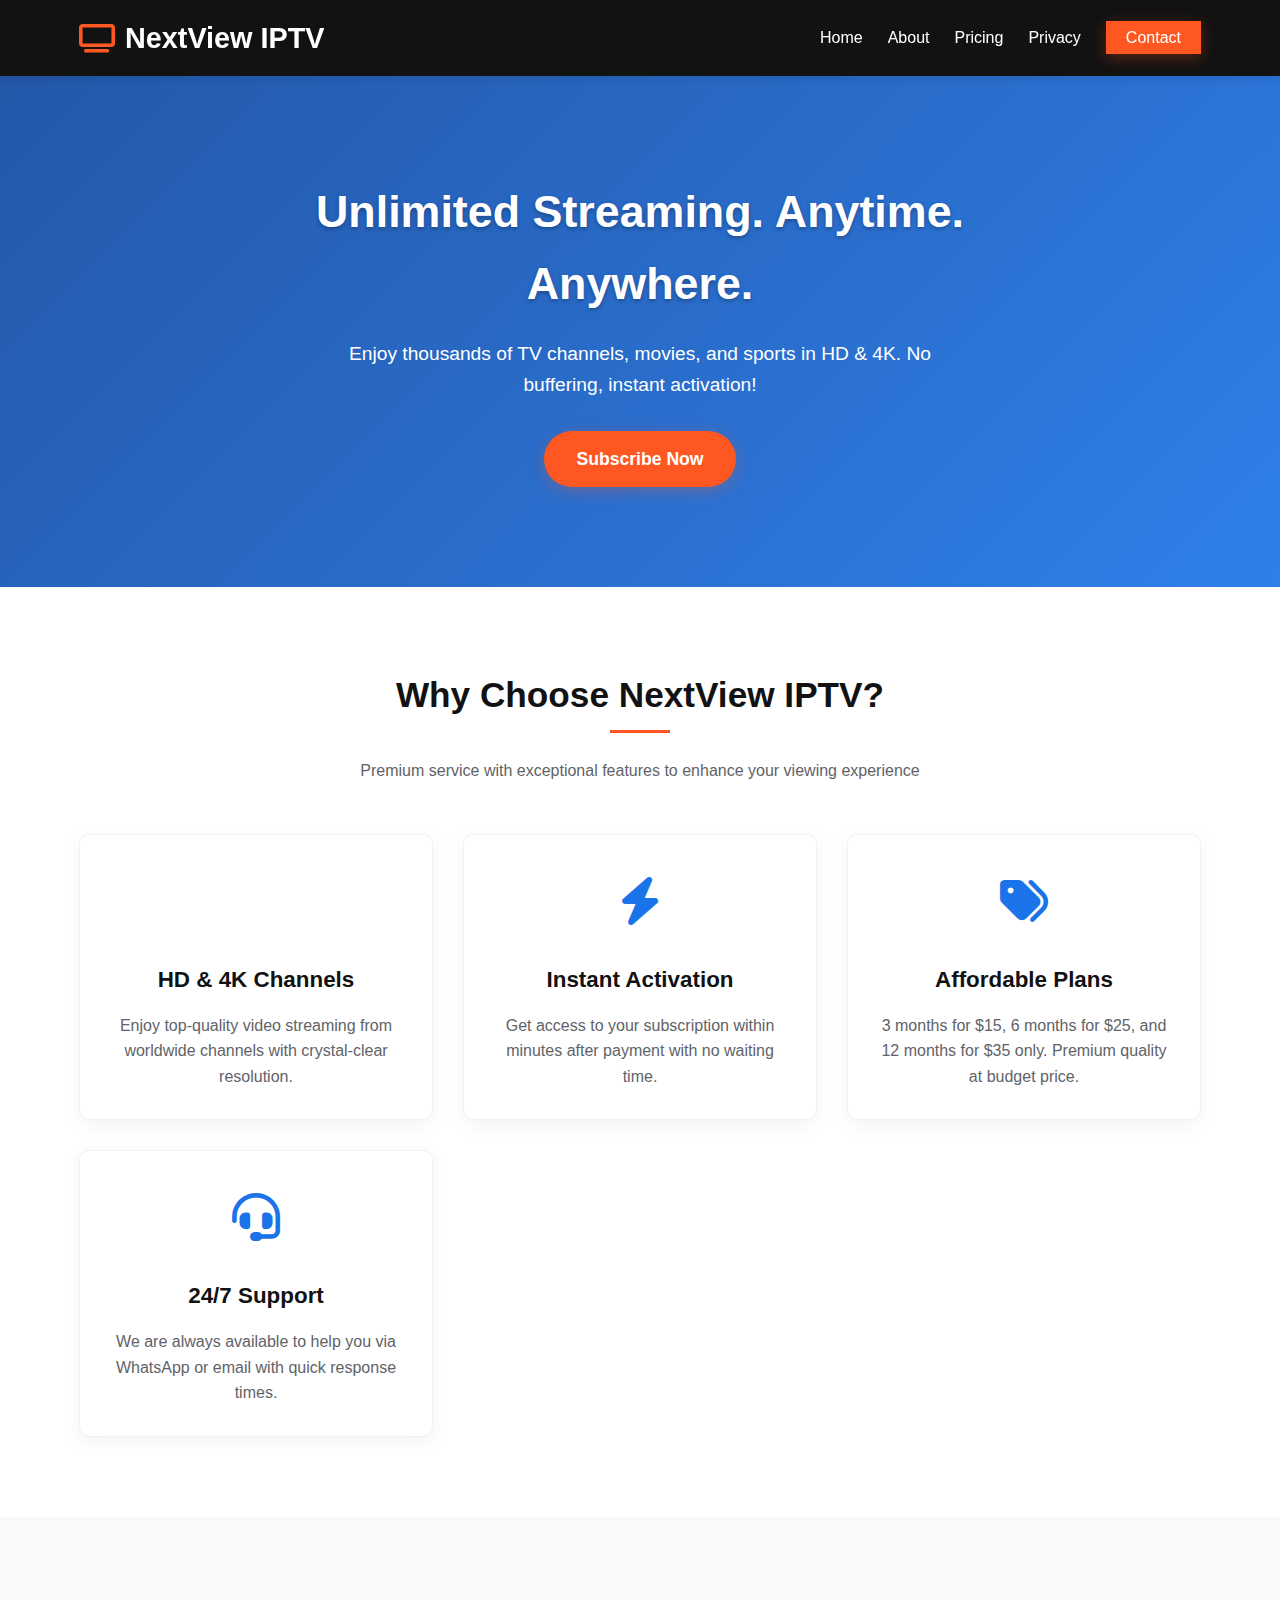
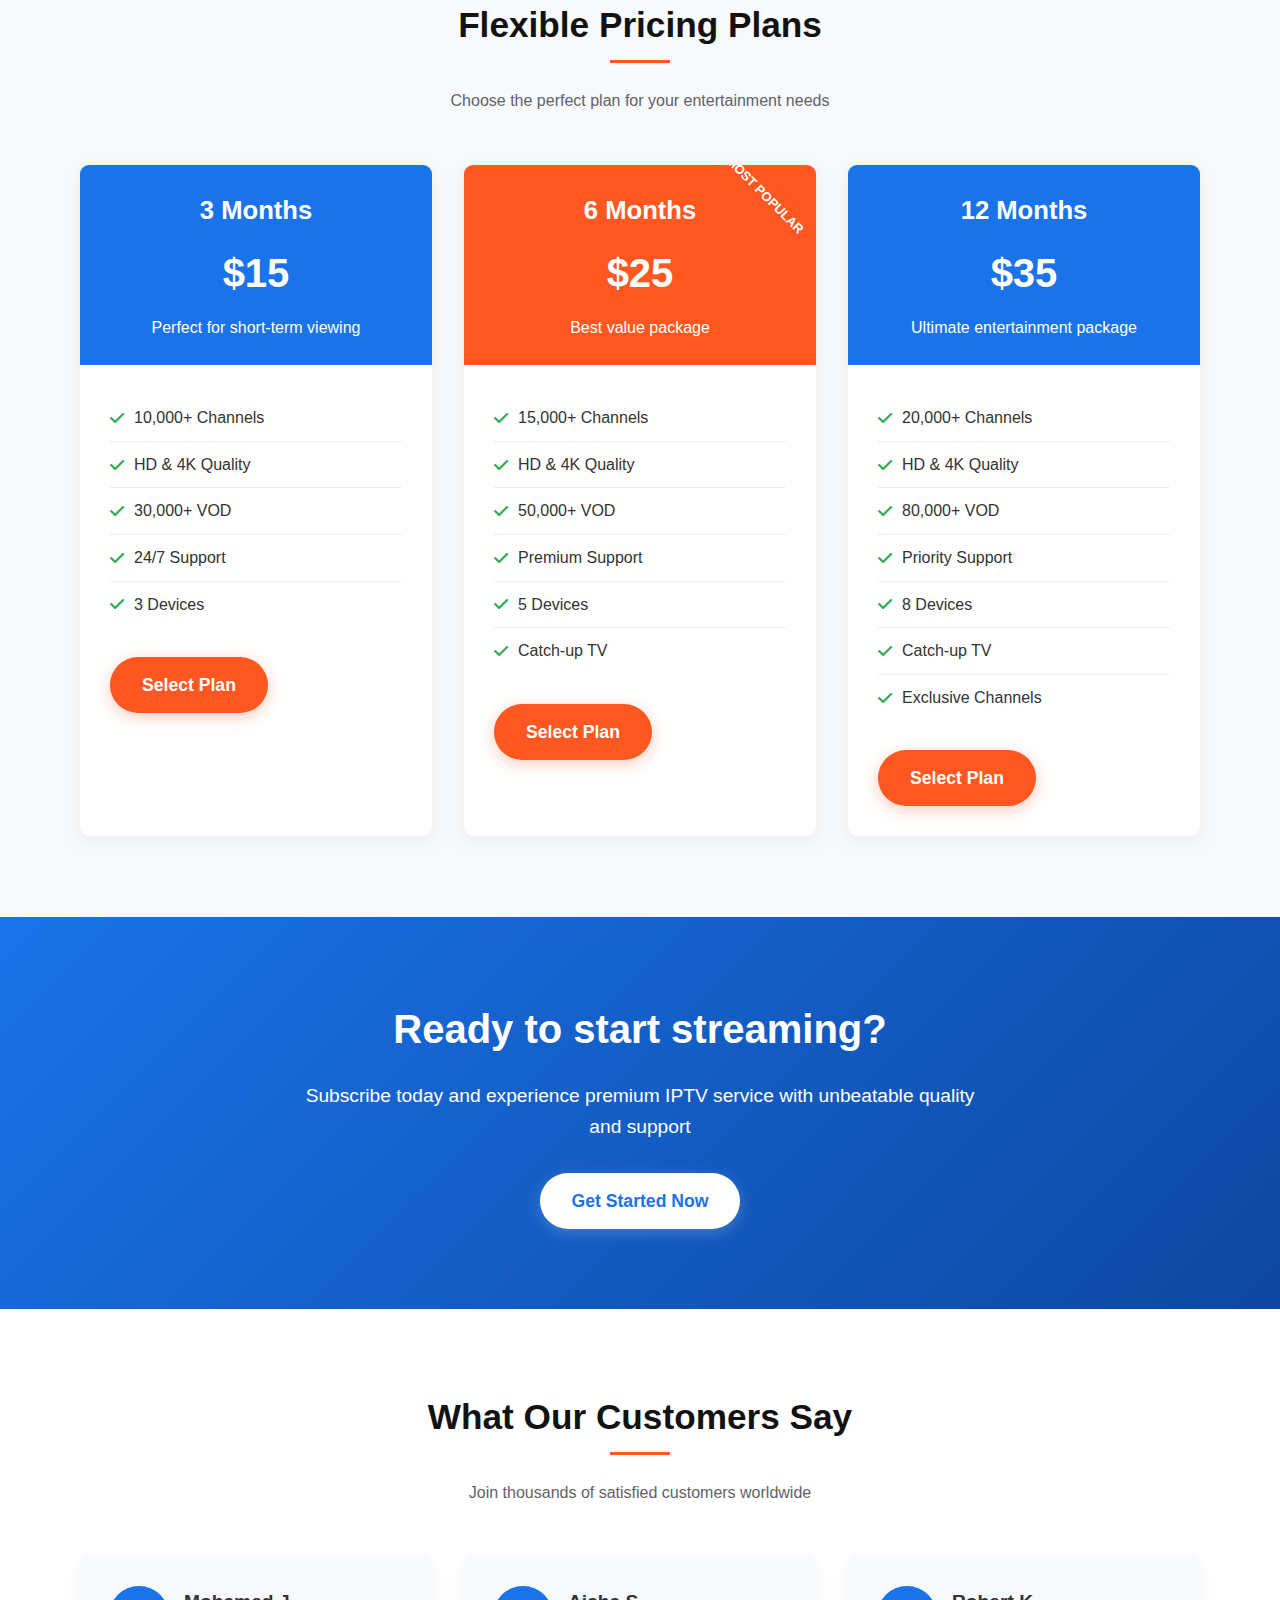
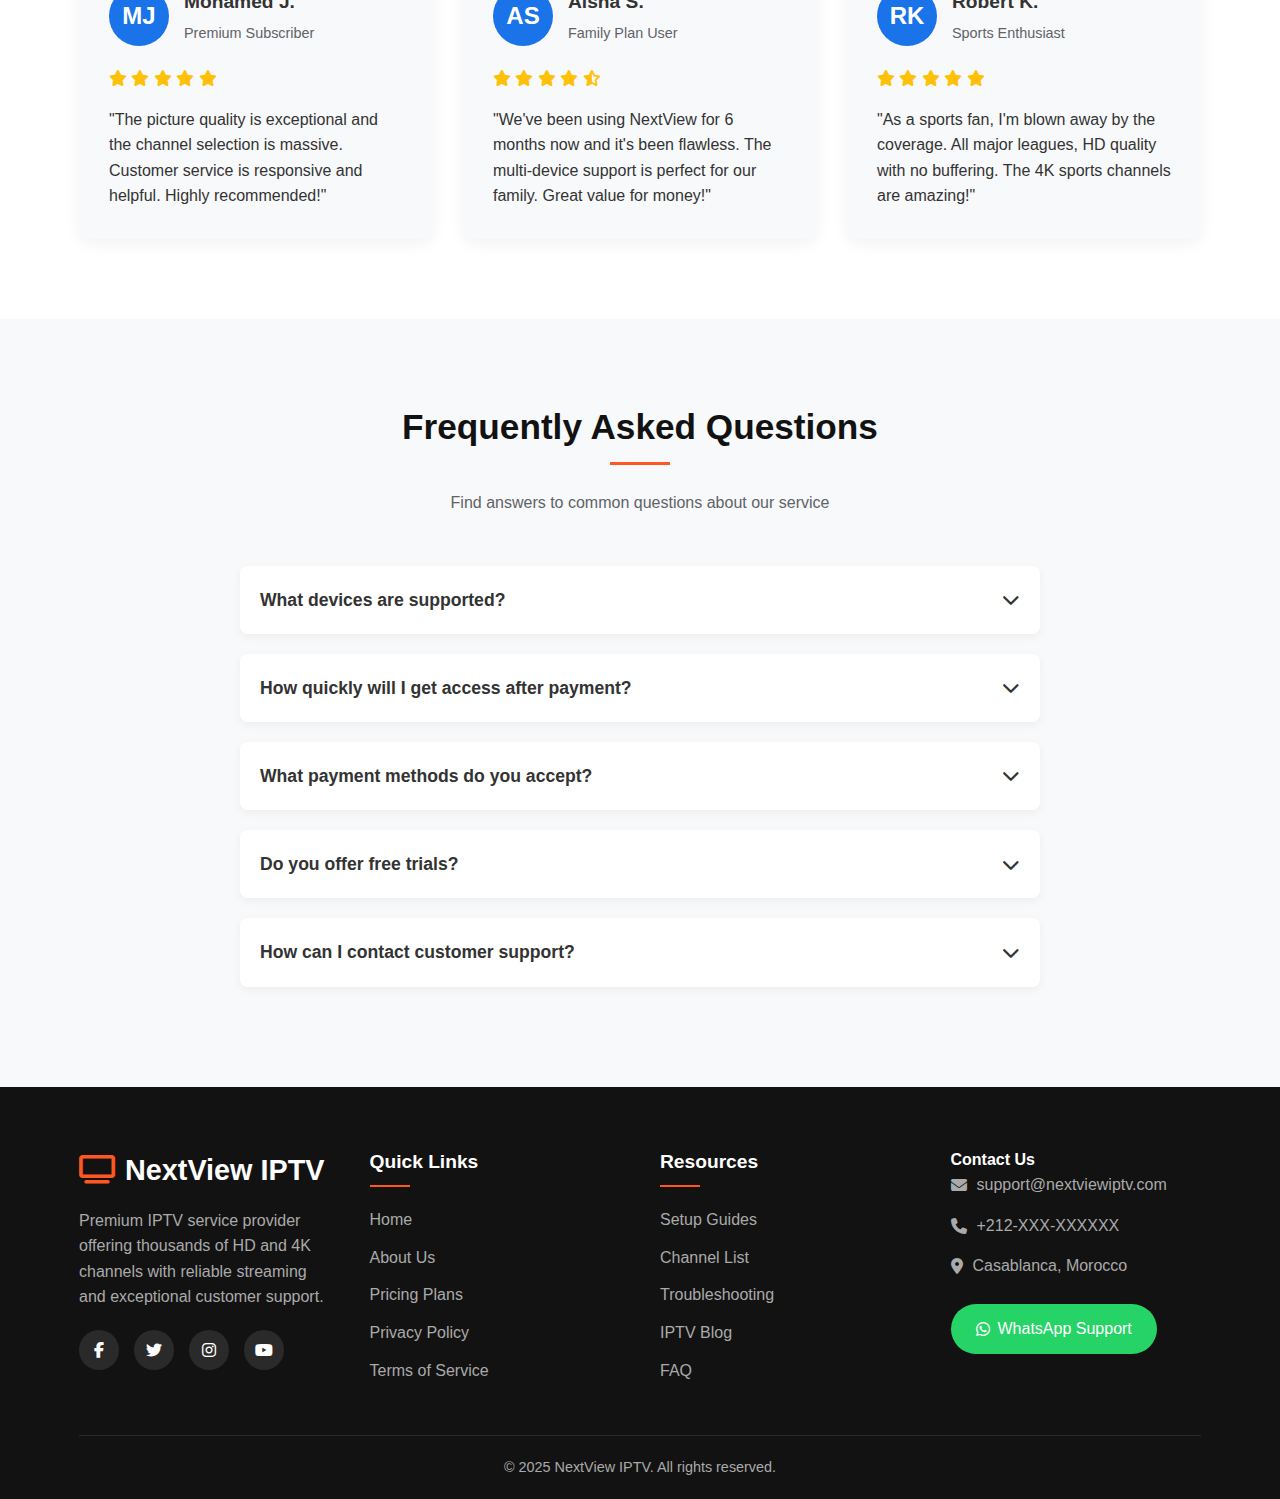
<file: index.html>
<!DOCTYPE html>
<html lang="en">
<head>
  <meta charset="UTF-8">
  <meta name="viewport" content="width=device-width, initial-scale=1.0">
  <title>NextView IPTV - Premium Streaming Service</title>
  <link rel="stylesheet" href="https://cdnjs.cloudflare.com/ajax/libs/font-awesome/6.4.0/css/all.min.css">
  <style>
    /* Reset CSS */
    * {
      margin: 0;
      padding: 0;
      box-sizing: border-box;
      font-family: 'Segoe UI', Tahoma, Geneva, Verdana, sans-serif;
    }

    :root {
      --primary: #1a73e8;
      --secondary: #0d47a1;
      --accent: #ff5722;
      --dark: #121212;
      --light: #f8f9fa;
      --gray: #5f6368;
      --success: #34a853;
    }

    html {
      scroll-behavior: smooth;
    }

    body {
      background-color: #f0f2f5;
      color: #333;
      line-height: 1.6;
      overflow-x: hidden;
    }

    .container {
      width: 90%;
      max-width: 1200px;
      margin: 0 auto;
      padding: 0 15px;
    }

    /* Header Styles */
    .main-header {
      background-color: var(--dark);
      color: #fff;
      padding: 15px 0;
      position: sticky;
      top: 0;
      z-index: 1000;
      box-shadow: 0 2px 10px rgba(0, 0, 0, 0.1);
    }

    .header-container {
      display: flex;
      justify-content: space-between;
      align-items: center;
    }

    .logo {
      font-size: 1.8rem;
      font-weight: 700;
      display: flex;
      align-items: center;
      gap: 10px;
    }

    .logo i {
      color: var(--accent);
    }

    .nav-links {
      display: flex;
      list-style: none;
      gap: 25px;
    }

    .nav-links a {
      color: #fff;
      text-decoration: none;
      font-weight: 500;
      font-size: 1rem;
      transition: color 0.3s;
      padding: 8px 0;
      position: relative;
    }

    .nav-links a:hover {
      color: var(--accent);
    }

    .nav-links a::after {
      content: '';
      position: absolute;
      bottom: 0;
      left: 0;
      width: 0;
      height: 2px;
      background-color: var(--accent);
      transition: width 0.3s;
    }

    .nav-links a:hover::after {
      width: 100%;
    }

    .mobile-toggle {
      display: none;
      background: none;
      border: none;
      color: white;
      font-size: 1.5rem;
      cursor: pointer;
    }

    /* Hero Section */
    .hero {
      background: linear-gradient(135deg, rgba(13, 71, 161, 0.9), rgba(26, 115, 232, 0.9)),
                  url('https://images.unsplash.com/photo-1598899134739-24c46f58b8c0?ixlib=rb-4.0.3&ixid=M3wxMjA3fDB8MHxwaG90by1wYWdlfHx8fGVufDB8fHx8fA%3D%3D&auto=format&fit=crop&w=1470&q=80') center/cover no-repeat;
      color: #fff;
      padding: 100px 0;
      text-align: center;
      position: relative;
    }

    .hero-content {
      max-width: 800px;
      margin: 0 auto;
    }

    .hero h2 {
      font-size: 2.8rem;
      margin-bottom: 20px;
      text-shadow: 0 2px 4px rgba(0, 0, 0, 0.3);
    }

    .hero p {
      font-size: 1.2rem;
      margin-bottom: 30px;
      max-width: 600px;
      margin-left: auto;
      margin-right: auto;
    }

    .btn {
      display: inline-block;
      padding: 14px 32px;
      text-decoration: none;
      border-radius: 30px;
      font-weight: 600;
      transition: all 0.3s ease;
      font-size: 1.1rem;
      cursor: pointer;
      border: none;
      text-align: center;
    }

    .btn-primary {
      background-color: var(--accent);
      color: white;
      box-shadow: 0 4px 15px rgba(255, 87, 34, 0.3);
    }

    .btn-primary:hover {
      background-color: #e64a19;
      transform: translateY(-3px);
      box-shadow: 0 6px 20px rgba(255, 87, 34, 0.4);
    }

    /* Features Section */
    .features {
      padding: 80px 0;
      background-color: #fff;
    }

    .section-title {
      text-align: center;
      margin-bottom: 50px;
    }

    .section-title h3 {
      font-size: 2.2rem;
      color: var(--dark);
      margin-bottom: 15px;
      position: relative;
      display: inline-block;
    }

    .section-title h3::after {
      content: '';
      position: absolute;
      bottom: -10px;
      left: 50%;
      transform: translateX(-50%);
      width: 60px;
      height: 3px;
      background-color: var(--accent);
    }

    .section-title p {
      color: var(--gray);
      max-width: 600px;
      margin: 20px auto 0;
    }

    .features-grid {
      display: grid;
      grid-template-columns: repeat(auto-fit, minmax(280px, 1fr));
      gap: 30px;
    }

    .feature-box {
      background: #fff;
      padding: 30px;
      border-radius: 10px;
      box-shadow: 0 5px 20px rgba(0, 0, 0, 0.05);
      text-align: center;
      transition: transform 0.3s ease, box-shadow 0.3s ease;
      border: 1px solid rgba(0, 0, 0, 0.05);
    }

    .feature-box:hover {
      transform: translateY(-10px);
      box-shadow: 0 15px 30px rgba(0, 0, 0, 0.1);
    }

    .feature-icon {
      font-size: 3rem;
      color: var(--primary);
      margin-bottom: 20px;
    }

    .feature-box h4 {
      font-size: 1.4rem;
      margin-bottom: 15px;
      color: var(--dark);
    }

    .feature-box p {
      color: var(--gray);
      font-size: 1rem;
    }

    /* Pricing Section */
    .pricing {
      padding: 80px 0;
      background-color: #f8f9fa;
    }

    .plans-grid {
      display: grid;
      grid-template-columns: repeat(auto-fit, minmax(280px, 1fr));
      gap: 30px;
    }

    .plan-card {
      background: #fff;
      border-radius: 10px;
      overflow: hidden;
      box-shadow: 0 5px 20px rgba(0, 0, 0, 0.05);
      transition: transform 0.3s ease;
      position: relative;
      border: 1px solid rgba(0, 0, 0, 0.05);
    }

    .plan-card:hover {
      transform: translateY(-10px);
    }

    .plan-header {
      background-color: var(--primary);
      color: white;
      padding: 25px 20px;
      text-align: center;
    }

    .plan-card.popular .plan-header {
      background-color: var(--accent);
    }

    .plan-card.popular::after {
      content: 'MOST POPULAR';
      position: absolute;
      top: 15px;
      right: -30px;
      background-color: var(--accent);
      color: white;
      padding: 5px 30px;
      transform: rotate(45deg);
      font-size: 0.8rem;
      font-weight: bold;
    }

    .plan-header h3 {
      font-size: 1.6rem;
      margin-bottom: 5px;
    }

    .plan-price {
      font-size: 2.5rem;
      font-weight: 700;
      margin: 10px 0;
    }

    .plan-price span {
      font-size: 1rem;
      font-weight: normal;
    }

    .plan-details {
      padding: 30px;
    }

    .plan-features {
      list-style: none;
      margin-bottom: 30px;
    }

    .plan-features li {
      padding: 10px 0;
      border-bottom: 1px solid #eee;
      display: flex;
      align-items: center;
      gap: 10px;
    }

    .plan-features li:last-child {
      border-bottom: none;
    }

    .plan-features li i {
      color: var(--success);
    }

    /* CTA Section */
    .cta {
      background: linear-gradient(135deg, var(--primary), var(--secondary));
      color: white;
      padding: 80px 0;
      text-align: center;
    }

    .cta h2 {
      font-size: 2.5rem;
      margin-bottom: 20px;
    }

    .cta p {
      font-size: 1.2rem;
      max-width: 700px;
      margin: 0 auto 30px;
    }

    .btn-light {
      background-color: white;
      color: var(--primary);
      box-shadow: 0 4px 15px rgba(255, 255, 255, 0.2);
    }

    .btn-light:hover {
      background-color: #f0f0f0;
      transform: translateY(-3px);
      box-shadow: 0 6px 20px rgba(255, 255, 255, 0.3);
    }

    /* Testimonials */
    .testimonials {
      padding: 80px 0;
      background-color: #fff;
    }

    .testimonials-grid {
      display: grid;
      grid-template-columns: repeat(auto-fit, minmax(300px, 1fr));
      gap: 30px;
    }

    .testimonial {
      background: #f8f9fa;
      padding: 30px;
      border-radius: 10px;
      box-shadow: 0 5px 15px rgba(0, 0, 0, 0.05);
    }

    .testimonial-header {
      display: flex;
      align-items: center;
      margin-bottom: 20px;
    }

    .testimonial-avatar {
      width: 60px;
      height: 60px;
      border-radius: 50%;
      background-color: var(--primary);
      display: flex;
      align-items: center;
      justify-content: center;
      color: white;
      font-size: 1.5rem;
      font-weight: bold;
      margin-right: 15px;
    }

    .testimonial-info h4 {
      font-size: 1.2rem;
      margin-bottom: 5px;
    }

    .testimonial-info p {
      color: var(--gray);
      font-size: 0.9rem;
    }

    .testimonial-rating {
      color: #ffc107;
      margin-bottom: 15px;
    }

    /* FAQ Section */
    .faq {
      padding: 80px 0;
      background-color: #f8f9fa;
    }

    .faq-container {
      max-width: 800px;
      margin: 0 auto;
    }

    .faq-item {
      margin-bottom: 20px;
      border-radius: 8px;
      overflow: hidden;
      box-shadow: 0 3px 10px rgba(0, 0, 0, 0.05);
    }

    .faq-question {
      background-color: white;
      padding: 20px;
      font-size: 1.1rem;
      font-weight: 600;
      cursor: pointer;
      display: flex;
      justify-content: space-between;
      align-items: center;
    }

    .faq-answer {
      background-color: #fff;
      padding: 0 20px;
      max-height: 0;
      overflow: hidden;
      transition: max-height 0.3s ease, padding 0.3s ease;
    }

    .faq-answer p {
      padding: 20px 0;
      border-top: 1px solid #eee;
    }

    .faq-item.active .faq-answer {
      max-height: 500px;
    }

    /* Footer */
    footer {
      background-color: var(--dark);
      color: white;
      padding: 60px 0 20px;
    }

    .footer-content {
      display: grid;
      grid-template-columns: repeat(auto-fit, minmax(250px, 1fr));
      gap: 40px;
      margin-bottom: 40px;
    }

    .footer-logo {
      font-size: 1.8rem;
      font-weight: 700;
      margin-bottom: 15px;
      display: flex;
      align-items: center;
      gap: 10px;
    }

    .footer-logo i {
      color: var(--accent);
    }

    .footer-about p {
      margin-bottom: 20px;
      color: #aaa;
    }

    .social-links {
      display: flex;
      gap: 15px;
    }

    .social-links a {
      display: flex;
      align-items: center;
      justify-content: center;
      width: 40px;
      height: 40px;
      background-color: rgba(255, 255, 255, 0.1);
      border-radius: 50%;
      color: white;
      text-decoration: none;
      transition: background-color 0.3s;
    }

    .social-links a:hover {
      background-color: var(--accent);
    }

    .footer-links h4 {
      font-size: 1.2rem;
      margin-bottom: 20px;
      position: relative;
      padding-bottom: 10px;
    }

    .footer-links h4::after {
      content: '';
      position: absolute;
      bottom: 0;
      left: 0;
      width: 40px;
      height: 2px;
      background-color: var(--accent);
    }

    .footer-links ul {
      list-style: none;
    }

    .footer-links li {
      margin-bottom: 12px;
    }

    .footer-links a {
      color: #aaa;
      text-decoration: none;
      transition: color 0.3s;
    }

    .footer-links a:hover {
      color: var(--accent);
    }

    .footer-contact p {
      display: flex;
      align-items: center;
      gap: 10px;
      margin-bottom: 15px;
      color: #aaa;
    }

    .whatsapp-btn {
      display: inline-flex;
      align-items: center;
      gap: 8px;
      background-color: #25D366;
      color: white;
      padding: 12px 25px;
      border-radius: 30px;
      text-decoration: none;
      font-weight: 500;
      margin-top: 10px;
      transition: transform 0.3s, box-shadow 0.3s;
    }

    .whatsapp-btn:hover {
      transform: translateY(-3px);
      box-shadow: 0 5px 15px rgba(37, 211, 102, 0.3);
    }

    .copyright {
      text-align: center;
      padding-top: 20px;
      border-top: 1px solid rgba(255, 255, 255, 0.1);
      color: #aaa;
      font-size: 0.9rem;
    }

    /* Responsive Design */
    @media (max-width: 992px) {
      .hero h2 {
        font-size: 2.3rem;
      }
    }

    @media (max-width: 768px) {
      .mobile-toggle {
        display: block;
      }
      
      .nav-links {
        position: fixed;
        top: 70px;
        left: -100%;
        width: 80%;
        height: calc(100vh - 70px);
        background-color: var(--dark);
        flex-direction: column;
        align-items: center;
        padding: 40px 0;
        transition: left 0.3s ease;
        gap: 25px;
      }
      
      .nav-links.active {
        left: 0;
      }
      
      .hero {
        padding: 80px 0;
      }
      
      .hero h2 {
        font-size: 2rem;
      }
      
      .hero p {
        font-size: 1.1rem;
      }
      
      .section-title h3 {
        font-size: 1.8rem;
      }
    }

    @media (max-width: 576px) {
      .hero h2 {
        font-size: 1.8rem;
      }
      
      .hero p {
        font-size: 1rem;
      }
      
      .btn {
        padding: 12px 25px;
        font-size: 1rem;
      }
      
      .plan-card.popular::after {
        right: -35px;
        font-size: 0.7rem;
        padding: 4px 25px;
      }
    }
  </style>
</head>
<body>
  <!-- Header -->
  <header class="main-header">
    <div class="container header-container">
      <div class="logo">
        <i class="fas fa-tv"></i>
        <span>NextView IPTV</span>
      </div>
      <button class="mobile-toggle" id="mobileToggle">
        <i class="fas fa-bars"></i>
      </button>
      <nav>
        <ul class="nav-links" id="navLinks">
          <li><a href="index.html">Home</a></li>
          <li><a href="about.html">About</a></li>
          <li><a href="pricing.html">Pricing</a></li>
          <li><a href="privacy.html">Privacy</a></li>
          <li><a href="https://wa.me/212XXXXXXXXX" class="btn-primary" target="_blank" style="padding: 8px 20px;">Contact</a></li>
        </ul>
      </nav>
    </div>
  </header>

  <!-- Hero Section -->
  <section class="hero">
    <div class="container">
      <div class="hero-content">
        <h2>Unlimited Streaming. Anytime. Anywhere.</h2>
        <p>Enjoy thousands of TV channels, movies, and sports in HD & 4K. No buffering, instant activation!</p>
        <a href="pricing.html" class="btn btn-primary">Subscribe Now</a>
      </div>
    </div>
  </section>

  <!-- Features Section -->
  <section class="features">
    <div class="container">
      <div class="section-title">
        <h3>Why Choose NextView IPTV?</h3>
        <p>Premium service with exceptional features to enhance your viewing experience</p>
      </div>
      <div class="features-grid">
        <div class="feature-box">
          <div class="feature-icon">
            <i class="fas fa-hd"></i>
          </div>
          <h4>HD & 4K Channels</h4>
          <p>Enjoy top-quality video streaming from worldwide channels with crystal-clear resolution.</p>
        </div>
        <div class="feature-box">
          <div class="feature-icon">
            <i class="fas fa-bolt"></i>
          </div>
          <h4>Instant Activation</h4>
          <p>Get access to your subscription within minutes after payment with no waiting time.</p>
        </div>
        <div class="feature-box">
          <div class="feature-icon">
            <i class="fas fa-tags"></i>
          </div>
          <h4>Affordable Plans</h4>
          <p>3 months for $15, 6 months for $25, and 12 months for $35 only. Premium quality at budget price.</p>
        </div>
        <div class="feature-box">
          <div class="feature-icon">
            <i class="fas fa-headset"></i>
          </div>
          <h4>24/7 Support</h4>
          <p>We are always available to help you via WhatsApp or email with quick response times.</p>
        </div>
      </div>
    </div>
  </section>

  <!-- Pricing Section -->
  <section class="pricing">
    <div class="container">
      <div class="section-title">
        <h3>Flexible Pricing Plans</h3>
        <p>Choose the perfect plan for your entertainment needs</p>
      </div>
      <div class="plans-grid">
        <div class="plan-card">
          <div class="plan-header">
            <h3>3 Months</h3>
            <div class="plan-price">$15</div>
            <p>Perfect for short-term viewing</p>
          </div>
          <div class="plan-details">
            <ul class="plan-features">
              <li><i class="fas fa-check"></i> 10,000+ Channels</li>
              <li><i class="fas fa-check"></i> HD & 4K Quality</li>
              <li><i class="fas fa-check"></i> 30,000+ VOD</li>
              <li><i class="fas fa-check"></i> 24/7 Support</li>
              <li><i class="fas fa-check"></i> 3 Devices</li>
            </ul>
            <a href="#" class="btn btn-primary">Select Plan</a>
          </div>
        </div>
        
        <div class="plan-card popular">
          <div class="plan-header">
            <h3>6 Months</h3>
            <div class="plan-price">$25</div>
            <p>Best value package</p>
          </div>
          <div class="plan-details">
            <ul class="plan-features">
              <li><i class="fas fa-check"></i> 15,000+ Channels</li>
              <li><i class="fas fa-check"></i> HD & 4K Quality</li>
              <li><i class="fas fa-check"></i> 50,000+ VOD</li>
              <li><i class="fas fa-check"></i> Premium Support</li>
              <li><i class="fas fa-check"></i> 5 Devices</li>
              <li><i class="fas fa-check"></i> Catch-up TV</li>
            </ul>
            <a href="#" class="btn btn-primary">Select Plan</a>
          </div>
        </div>
        
        <div class="plan-card">
          <div class="plan-header">
            <h3>12 Months</h3>
            <div class="plan-price">$35</div>
            <p>Ultimate entertainment package</p>
          </div>
          <div class="plan-details">
            <ul class="plan-features">
              <li><i class="fas fa-check"></i> 20,000+ Channels</li>
              <li><i class="fas fa-check"></i> HD & 4K Quality</li>
              <li><i class="fas fa-check"></i> 80,000+ VOD</li>
              <li><i class="fas fa-check"></i> Priority Support</li>
              <li><i class="fas fa-check"></i> 8 Devices</li>
              <li><i class="fas fa-check"></i> Catch-up TV</li>
              <li><i class="fas fa-check"></i> Exclusive Channels</li>
            </ul>
            <a href="#" class="btn btn-primary">Select Plan</a>
          </div>
        </div>
      </div>
    </div>
  </section>

  <!-- CTA Section -->
  <section class="cta">
    <div class="container">
      <h2>Ready to start streaming?</h2>
      <p>Subscribe today and experience premium IPTV service with unbeatable quality and support</p>
      <a href="pricing.html" class="btn btn-light">Get Started Now</a>
    </div>
  </section>

  <!-- Testimonials Section -->
  <section class="testimonials">
    <div class="container">
      <div class="section-title">
        <h3>What Our Customers Say</h3>
        <p>Join thousands of satisfied customers worldwide</p>
      </div>
      <div class="testimonials-grid">
        <div class="testimonial">
          <div class="testimonial-header">
            <div class="testimonial-avatar">MJ</div>
            <div class="testimonial-info">
              <h4>Mohamed J.</h4>
              <p>Premium Subscriber</p>
            </div>
          </div>
          <div class="testimonial-rating">
            <i class="fas fa-star"></i>
            <i class="fas fa-star"></i>
            <i class="fas fa-star"></i>
            <i class="fas fa-star"></i>
            <i class="fas fa-star"></i>
          </div>
          <p>"The picture quality is exceptional and the channel selection is massive. Customer service is responsive and helpful. Highly recommended!"</p>
        </div>
        
        <div class="testimonial">
          <div class="testimonial-header">
            <div class="testimonial-avatar">AS</div>
            <div class="testimonial-info">
              <h4>Aisha S.</h4>
              <p>Family Plan User</p>
            </div>
          </div>
          <div class="testimonial-rating">
            <i class="fas fa-star"></i>
            <i class="fas fa-star"></i>
            <i class="fas fa-star"></i>
            <i class="fas fa-star"></i>
            <i class="fas fa-star-half-alt"></i>
          </div>
          <p>"We've been using NextView for 6 months now and it's been flawless. The multi-device support is perfect for our family. Great value for money!"</p>
        </div>
        
        <div class="testimonial">
          <div class="testimonial-header">
            <div class="testimonial-avatar">RK</div>
            <div class="testimonial-info">
              <h4>Robert K.</h4>
              <p>Sports Enthusiast</p>
            </div>
          </div>
          <div class="testimonial-rating">
            <i class="fas fa-star"></i>
            <i class="fas fa-star"></i>
            <i class="fas fa-star"></i>
            <i class="fas fa-star"></i>
            <i class="fas fa-star"></i>
          </div>
          <p>"As a sports fan, I'm blown away by the coverage. All major leagues, HD quality with no buffering. The 4K sports channels are amazing!"</p>
        </div>
      </div>
    </div>
  </section>

  <!-- FAQ Section -->
  <section class="faq">
    <div class="container">
      <div class="section-title">
        <h3>Frequently Asked Questions</h3>
        <p>Find answers to common questions about our service</p>
      </div>
      <div class="faq-container">
        <div class="faq-item">
          <div class="faq-question">
            <span>What devices are supported?</span>
            <i class="fas fa-chevron-down"></i>
          </div>
          <div class="faq-answer">
            <p>NextView IPTV works on all major devices including Smart TVs (Samsung, LG, Android TV), set-top boxes (Formuler, MAG), streaming devices (Amazon Fire Stick, NVIDIA Shield), mobile devices (Android, iOS), and computers (Windows, Mac).</p>
          </div>
        </div>
        
        <div class="faq-item">
          <div class="faq-question">
            <span>How quickly will I get access after payment?</span>
            <i class="fas fa-chevron-down"></i>
          </div>
          <div class="faq-answer">
            <p>We provide instant activation for most payment methods. You'll typically receive your login credentials within 5-10 minutes after payment confirmation. For PayPal payments, activation is immediate upon successful payment.</p>
          </div>
        </div>
        
        <div class="faq-item">
          <div class="faq-question">
            <span>What payment methods do you accept?</span>
            <i class="fas fa-chevron-down"></i>
          </div>
          <div class="faq-answer">
            <p>We accept all major credit/debit cards through PayPal. We also accept direct bank transfers and cryptocurrency (Bitcoin, Ethereum) for added privacy. Contact us for alternative payment options.</p>
          </div>
        </div>
        
        <div class="faq-item">
          <div class="faq-question">
            <span>Do you offer free trials?</span>
            <i class="fas fa-chevron-down"></i>
          </div>
          <div class="faq-answer">
            <p>We offer a 24-hour trial for $1 to verify our service quality and compatibility with your devices. This nominal fee helps prevent abuse of our trial system while giving you full access to evaluate our service.</p>
          </div>
        </div>
        
        <div class="faq-item">
          <div class="faq-question">
            <span>How can I contact customer support?</span>
            <i class="fas fa-chevron-down"></i>
          </div>
          <div class="faq-answer">
            <p>Our customer support team is available 24/7 via WhatsApp at +212-XXX-XXXXXX. You can also reach us by email at support@nextviewiptv.com. Average response time is under 15 minutes during peak hours.</p>
          </div>
        </div>
      </div>
    </div>
  </section>

  <!-- Footer -->
  <footer>
    <div class="container">
      <div class="footer-content">
        <div class="footer-about">
          <div class="footer-logo">
            <i class="fas fa-tv"></i>
            <span>NextView IPTV</span>
          </div>
          <p>Premium IPTV service provider offering thousands of HD and 4K channels with reliable streaming and exceptional customer support.</p>
          <div class="social-links">
            <a href="#"><i class="fab fa-facebook-f"></i></a>
            <a href="#"><i class="fab fa-twitter"></i></a>
            <a href="#"><i class="fab fa-instagram"></i></a>
            <a href="#"><i class="fab fa-youtube"></i></a>
          </div>
        </div>
        
        <div class="footer-links">
          <h4>Quick Links</h4>
          <ul>
            <li><a href="index.html">Home</a></li>
            <li><a href="about.html">About Us</a></li>
            <li><a href="pricing.html">Pricing Plans</a></li>
            <li><a href="privacy.html">Privacy Policy</a></li>
            <li><a href="terms.html">Terms of Service</a></li>
          </ul>
        </div>
        
        <div class="footer-links">
          <h4>Resources</h4>
          <ul>
            <li><a href="setup.html">Setup Guides</a></li>
            <li><a href="channels.html">Channel List</a></li>
            <li><a href="troubleshooting.html">Troubleshooting</a></li>
            <li><a href="blog.html">IPTV Blog</a></li>
            <li><a href="faq.html">FAQ</a></li>
          </ul>
        </div>
        
        <div class="footer-contact">
          <h4>Contact Us</h4>
          <p><i class="fas fa-envelope"></i> support@nextviewiptv.com</p>
          <p><i class="fas fa-phone"></i> +212-XXX-XXXXXX</p>
          <p><i class="fas fa-map-marker-alt"></i> Casablanca, Morocco</p>
          <a href="https://wa.me/212XXXXXXXXX" class="whatsapp-btn" target="_blank">
            <i class="fab fa-whatsapp"></i> WhatsApp Support
          </a>
        </div>
      </div>
      
      <div class="copyright">
        <p>&copy; 2025 NextView IPTV. All rights reserved.</p>
      </div>
    </div>
  </footer>

  <script>
    // Mobile navigation toggle
    document.getElementById('mobileToggle').addEventListener('click', function() {
      document.getElementById('navLinks').classList.toggle('active');
    });
    
    // FAQ accordion functionality
    const faqItems = document.querySelectorAll('.faq-item');
    faqItems.forEach(item => {
      const question = item.querySelector('.faq-question');
      question.addEventListener('click', () => {
        item.classList.toggle('active');
      });
    });
    
    // Smooth scrolling for anchor links
    document.querySelectorAll('a[href^="#"]').forEach(anchor => {
      anchor.addEventListener('click', function(e) {
        e.preventDefault();
        document.querySelector(this.getAttribute('href')).scrollIntoView({
          behavior: 'smooth'
        });
      });
    });
  </script>
</body>
</html>
</file>
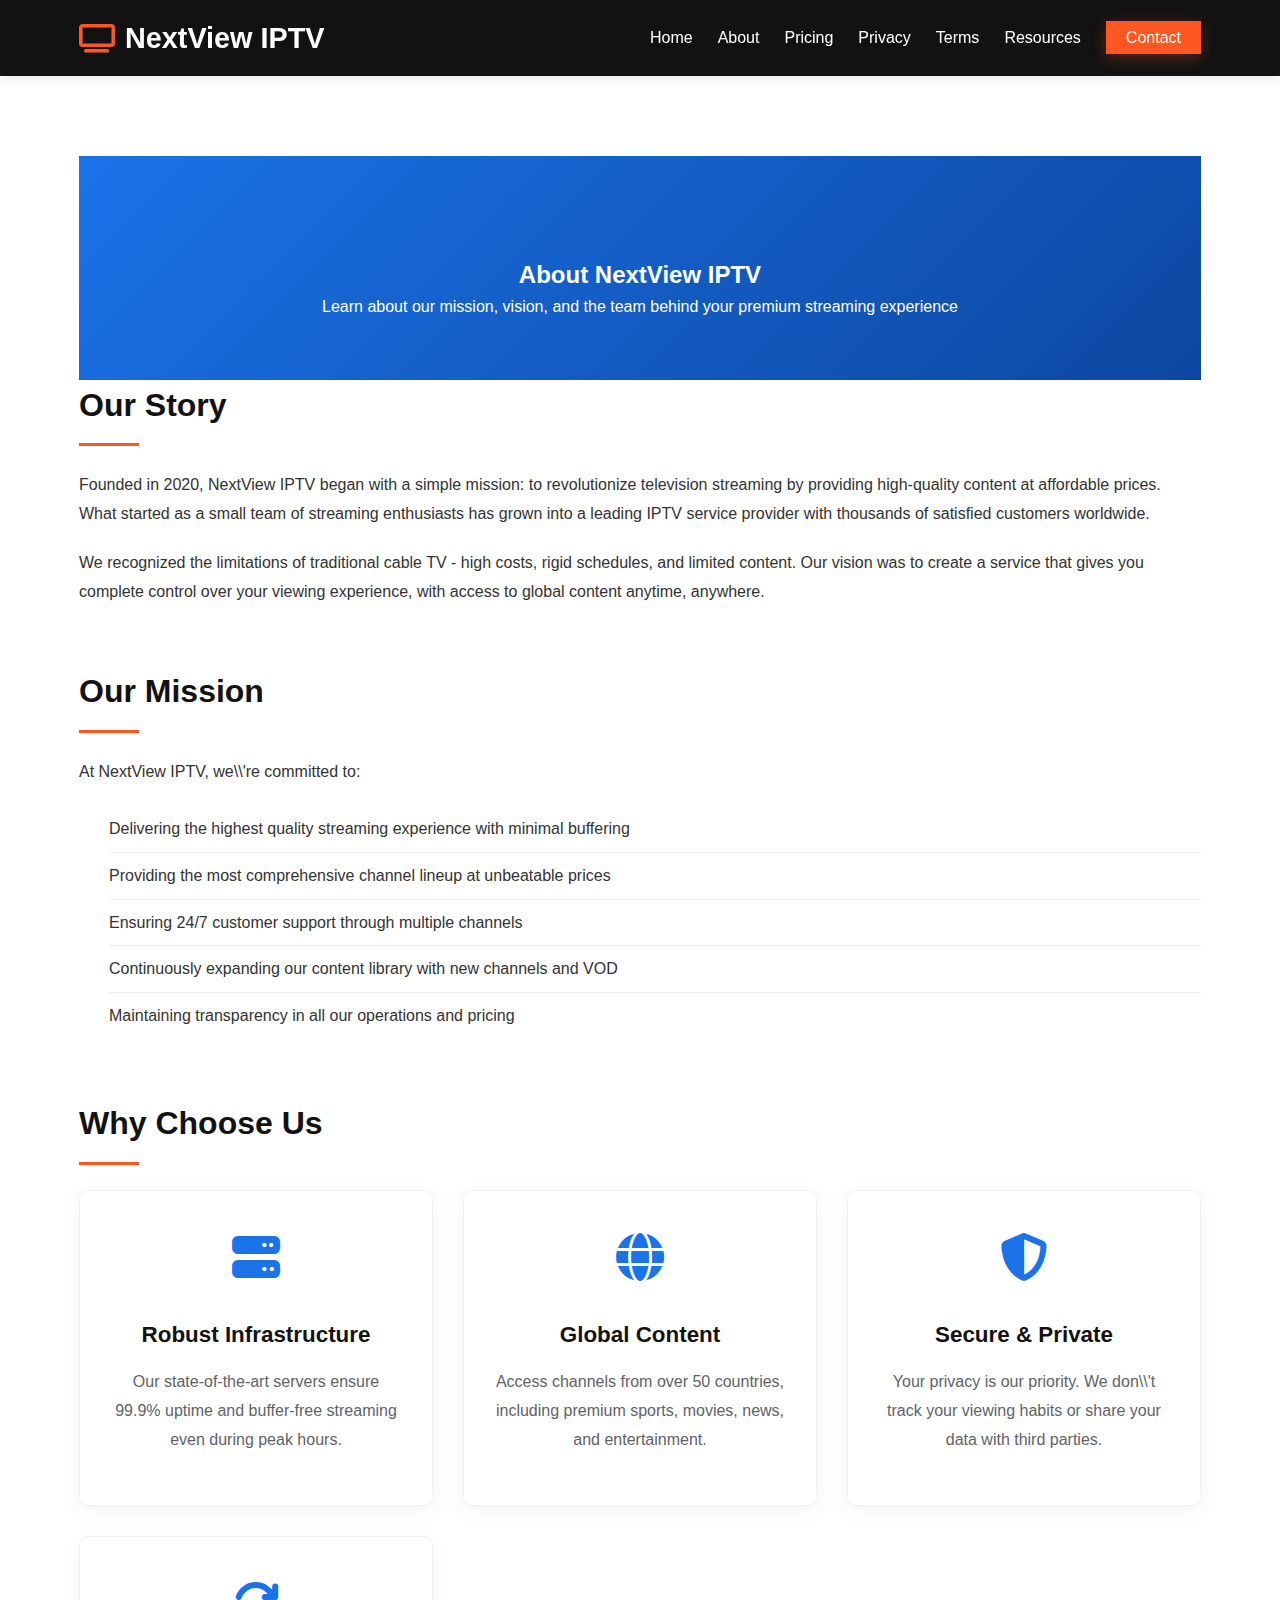
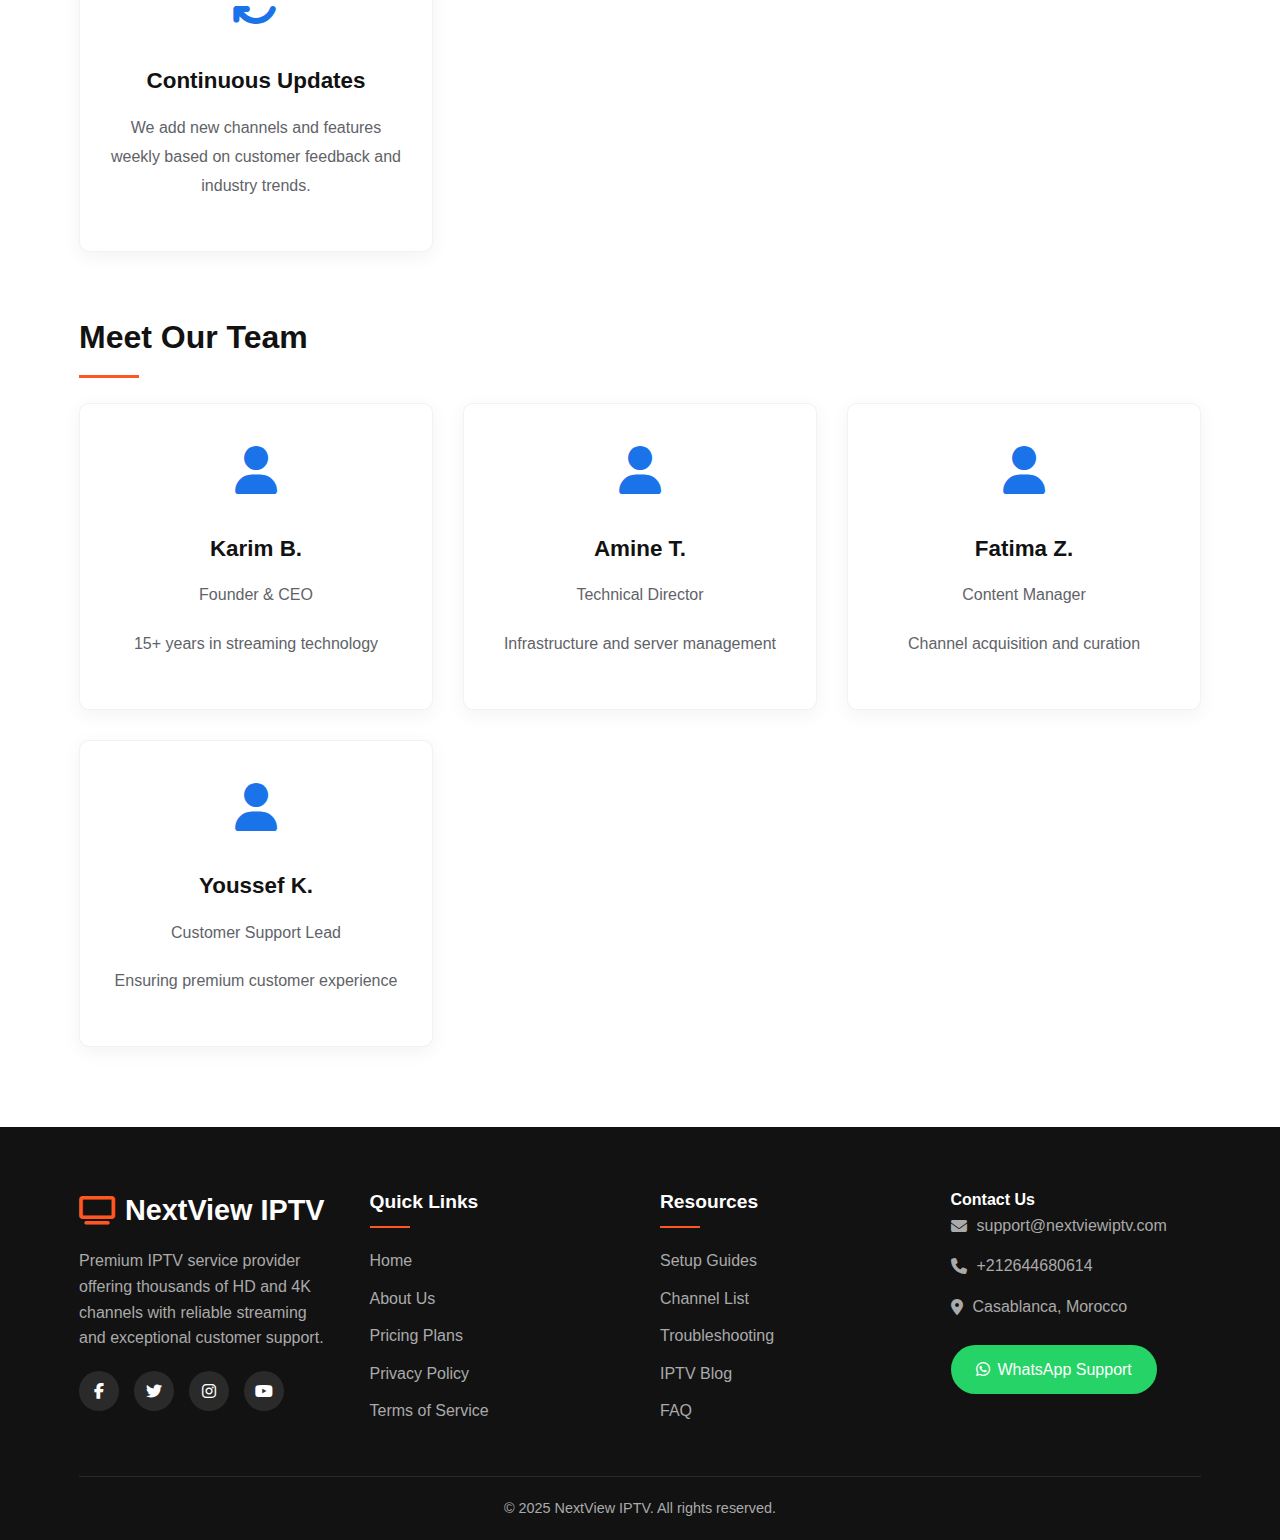
<file: about.html>
<!DOCTYPE html>
<html lang="en">
<head>
  <meta charset="UTF-8">
  <meta name="viewport" content="width=device-width, initial-scale=1.0">
  <title>NextView IPTV - About Us</title>
  <link rel="stylesheet" href="https://cdnjs.cloudflare.com/ajax/libs/font-awesome/6.4.0/css/all.min.css">
  <link rel="stylesheet" href="style.css">
</head>
<body>
  <!-- Header -->
  <header class="main-header">
    <div class="container header-container">
      <div class="logo">
        <i class="fas fa-tv"></i>
        <span>NextView IPTV</span>
      </div>
      <button class="mobile-toggle" id="mobileToggle">
        <i class="fas fa-bars"></i>
      </button>
      <nav>
        <ul class="nav-links" id="navLinks">
          <li><a href="index.html">Home</a></li>
          <li><a href="about.html">About</a></li>
          <li><a href="pricing.html">Pricing</a></li>
          <li><a href="privacy.html">Privacy</a></li>
          <li><a href="terms.html">Terms</a></li>
          <li><a href="resources.html">Resources</a></li>
          <li><a href="https://wa.me/212644680614" class="btn-primary" target="_blank" style="padding: 8px 20px;">Contact</a></li>
        </ul>
      </nav>
    </div>
  </header>

  <section id="about" class="page-content">
    <div class="container">
      <div class="page-header">
        <h2>About NextView IPTV</h2>
        <p>Learn about our mission, vision, and the team behind your premium streaming experience</p>
      </div>
      
      <div class="page-section">
        <h2>Our Story</h2>
        <p>Founded in 2020, NextView IPTV began with a simple mission: to revolutionize television streaming by providing high-quality content at affordable prices. What started as a small team of streaming enthusiasts has grown into a leading IPTV service provider with thousands of satisfied customers worldwide.</p>
        <p>We recognized the limitations of traditional cable TV - high costs, rigid schedules, and limited content. Our vision was to create a service that gives you complete control over your viewing experience, with access to global content anytime, anywhere.</p>
      </div>
      
      <div class="page-section">
        <h2>Our Mission</h2>
        <p>At NextView IPTV, we\\'re committed to:</p>
        <ul>
          <li>Delivering the highest quality streaming experience with minimal buffering</li>
          <li>Providing the most comprehensive channel lineup at unbeatable prices</li>
          <li>Ensuring 24/7 customer support through multiple channels</li>
          <li>Continuously expanding our content library with new channels and VOD</li>
          <li>Maintaining transparency in all our operations and pricing</li>
        </ul>
      </div>
      
      <div class="page-section">
        <h2>Why Choose Us</h2>
        <div class="features-grid">
          <div class="feature-box">
            <div class="feature-icon">
              <i class="fas fa-server"></i>
            </div>
            <h4>Robust Infrastructure</h4>
            <p>Our state-of-the-art servers ensure 99.9% uptime and buffer-free streaming even during peak hours.</p>
          </div>
          <div class="feature-box">
            <div class="feature-icon">
              <i class="fas fa-globe"></i>
            </div>
            <h4>Global Content</h4>
            <p>Access channels from over 50 countries, including premium sports, movies, news, and entertainment.</p>
          </div>
          <div class="feature-box">
            <div class="feature-icon">
              <i class="fas fa-shield-alt"></i>
            </div>
            <h4>Secure & Private</h4>
            <p>Your privacy is our priority. We don\\'t track your viewing habits or share your data with third parties.</p>
          </div>
          <div class="feature-box">
            <div class="feature-icon">
              <i class="fas fa-sync"></i>
            </div>
            <h4>Continuous Updates</h4>
            <p>We add new channels and features weekly based on customer feedback and industry trends.</p>
          </div>
        </div>
      </div>
      
      <div class="page-section">
        <h2>Meet Our Team</h2>
        <div class="features-grid">
          <div class="feature-box">
            <div class="feature-icon">
              <i class="fas fa-user"></i>
            </div>
            <h4>Karim B.</h4>
            <p>Founder & CEO</p>
            <p>15+ years in streaming technology</p>
          </div>
          <div class="feature-box">
            <div class="feature-icon">
              <i class="fas fa-user"></i>
            </div>
            <h4>Amine T.</h4>
            <p>Technical Director</p>
            <p>Infrastructure and server management</p>
          </div>
          <div class="feature-box">
            <div class="feature-icon">
              <i class="fas fa-user"></i>
            </div>
            <h4>Fatima Z.</h4>
            <p>Content Manager</p>
            <p>Channel acquisition and curation</p>
          </div>
          <div class="feature-box">
            <div class="feature-icon">
              <i class="fas fa-user"></i>
            </div>
            <h4>Youssef K.</h4>
            <p>Customer Support Lead</p>
            <p>Ensuring premium customer experience</p>
          </div>
        </div>
      </div>
    </div>
  </section>

  <!-- Footer -->
  <footer>
    <div class="container">
      <div class="footer-content">
        <div class="footer-about">
          <div class="footer-logo">
            <i class="fas fa-tv"></i>
            <span>NextView IPTV</span>
          </div>
          <p>Premium IPTV service provider offering thousands of HD and 4K channels with reliable streaming and exceptional customer support.</p>
          <div class="social-links">
            <a href="#"><i class="fab fa-facebook-f"></i></a>
            <a href="#"><i class="fab fa-twitter"></i></a>
            <a href="#"><i class="fab fa-instagram"></i></a>
            <a href="#"><i class="fab fa-youtube"></i></a>
          </div>
        </div>
        
        <div class="footer-links">
          <h4>Quick Links</h4>
          <ul>
            <li><a href="index.html">Home</a></li>
            <li><a href="about.html">About Us</a></li>
            <li><a href="pricing.html">Pricing Plans</a></li>
            <li><a href="privacy.html">Privacy Policy</a></li>
            <li><a href="terms.html">Terms of Service</a></li>
          </ul>
        </div>
        
        <div class="footer-links">
          <h4>Resources</h4>
          <ul>
            <li><a href="resources.html">Setup Guides</a></li>
            <li><a href="resources.html">Channel List</a></li>
            <li><a href="resources.html">Troubleshooting</a></li>
            <li><a href="resources.html">IPTV Blog</a></li>
            <li><a href="resources.html">FAQ</a></li>
          </ul>
        </div>
        
        <div class="footer-contact">
          <h4>Contact Us</h4>
          <p><i class="fas fa-envelope"></i> support@nextviewiptv.com</p>
          <p><i class="fas fa-phone"></i> +212644680614</p>
          <p><i class="fas fa-map-marker-alt"></i> Casablanca, Morocco</p>
          <a href="https://wa.me/212644680614" class="footer-whatsapp-btn" target="_blank">
            <i class="fab fa-whatsapp"></i> WhatsApp Support
          </a>
        </div>
      </div>
      
      <div class="copyright">
        <p>&copy; 2025 NextView IPTV. All rights reserved.</p>
      </div>
    </div>
  </footer>

  <script src="script.js"></script>
</body>
</html>
</file>
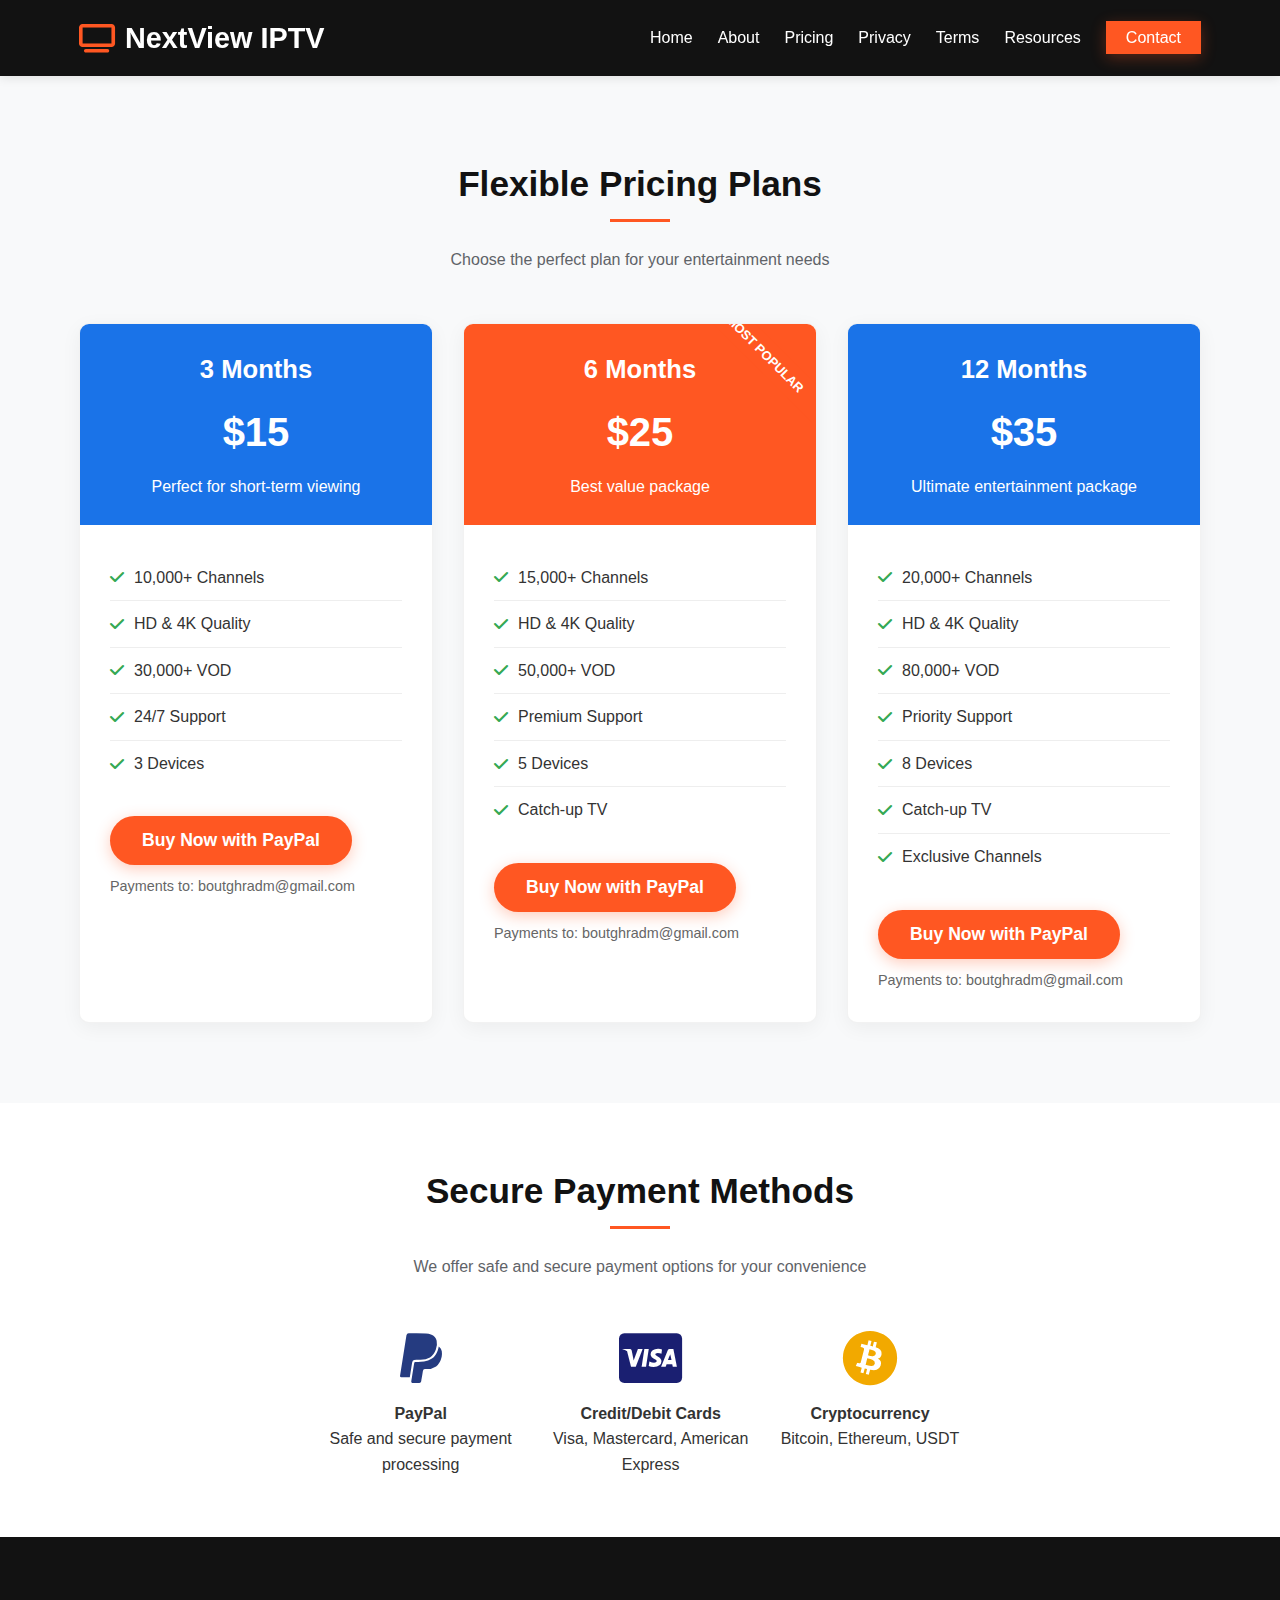
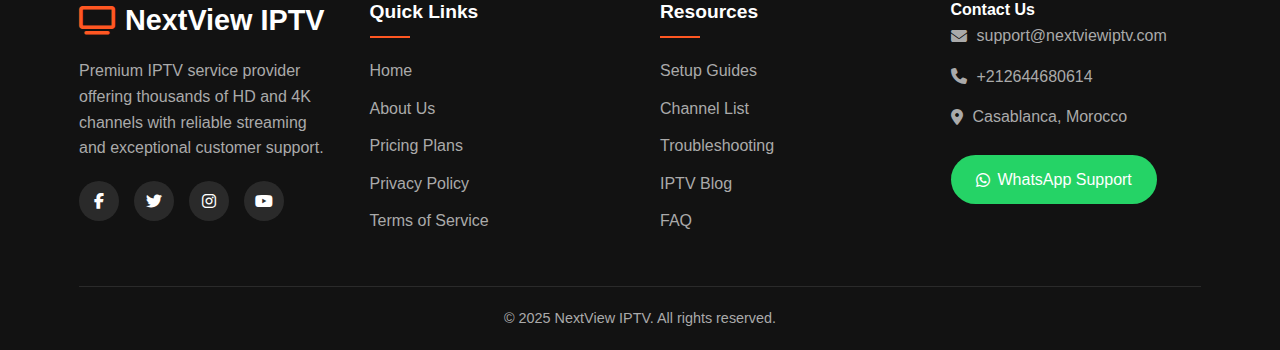
<file: pricing.html>
<!DOCTYPE html>
<html lang="en">
<head>
  <meta charset="UTF-8">
  <meta name="viewport" content="width=device-width, initial-scale=1.0">
  <title>NextView IPTV - Pricing Plans</title>
  <link rel="stylesheet" href="https://cdnjs.cloudflare.com/ajax/libs/font-awesome/6.4.0/css/all.min.css">
  <link rel="stylesheet" href="style.css">
</head>
<body>
  <!-- Header -->
  <header class="main-header">
    <div class="container header-container">
      <div class="logo">
        <i class="fas fa-tv"></i>
        <span>NextView IPTV</span>
      </div>
      <button class="mobile-toggle" id="mobileToggle">
        <i class="fas fa-bars"></i>
      </button>
      <nav>
        <ul class="nav-links" id="navLinks">
          <li><a href="index.html">Home</a></li>
          <li><a href="about.html">About</a></li>
          <li><a href="pricing.html">Pricing</a></li>
          <li><a href="privacy.html">Privacy</a></li>
          <li><a href="terms.html">Terms</a></li>
          <li><a href="resources.html">Resources</a></li>
          <li><a href="https://wa.me/212644680614" class="btn-primary" target="_blank" style="padding: 8px 20px;">Contact</a></li>
        </ul>
      </nav>
    </div>
  </header>

  <!-- Pricing Section -->
  <section class="pricing" id="pricing">
    <div class="container">
      <div class="section-title">
        <h3>Flexible Pricing Plans</h3>
        <p>Choose the perfect plan for your entertainment needs</p>
      </div>
      <div class="plans-grid">
        <!-- 3 Months Plan -->
        <div class="plan-card">
          <div class="plan-header">
            <h3>3 Months</h3>
            <div class="plan-price">$15</div>
            <p>Perfect for short-term viewing</p>
          </div>
          <div class="plan-details">
            <ul class="plan-features">
              <li><i class="fas fa-check"></i> 10,000+ Channels</li>
              <li><i class="fas fa-check"></i> HD & 4K Quality</li>
              <li><i class="fas fa-check"></i> 30,000+ VOD</li>
              <li><i class="fas fa-check"></i> 24/7 Support</li>
              <li><i class="fas fa-check"></i> 3 Devices</li>
            </ul>
            <div class="paypal-form">
              <form action="https://www.paypal.com/cgi-bin/webscr" method="post" target="_blank">
                <input type="hidden" name="cmd" value="_xclick">
                <input type="hidden" name="business" value="boutghradm@gmail.com">
                <input type="hidden" name="item_name" value="NextView IPTV - 3 Months Subscription">
                <input type="hidden" name="amount" value="15.00">
                <input type="hidden" name="currency_code" value="USD">
                <input type="hidden" name="no_shipping" value="1">
                <input type="hidden" name="return" value="thanks.html">
                <input type="hidden" name="cancel_return" value="cancel.html">
                <input type="submit" value="Buy Now with PayPal" class="btn btn-primary">
              </form>
              <div class="paypal-email">
                Payments to: boutghradm@gmail.com
              </div>
            </div>
          </div>
        </div>
        
        <!-- 6 Months Plan -->
        <div class="plan-card popular">
          <div class="plan-header">
            <h3>6 Months</h3>
            <div class="plan-price">$25</div>
            <p>Best value package</p>
          </div>
          <div class="plan-details">
            <ul class="plan-features">
              <li><i class="fas fa-check"></i> 15,000+ Channels</li>
              <li><i class="fas fa-check"></i> HD & 4K Quality</li>
              <li><i class="fas fa-check"></i> 50,000+ VOD</li>
              <li><i class="fas fa-check"></i> Premium Support</li>
              <li><i class="fas fa-check"></i> 5 Devices</li>
              <li><i class="fas fa-check"></i> Catch-up TV</li>
            </ul>
            <div class="paypal-form">
              <form action="https://www.paypal.com/cgi-bin/webscr" method="post" target="_blank">
                <input type="hidden" name="cmd" value="_xclick">
                <input type="hidden" name="business" value="boutghradm@gmail.com">
                <input type="hidden" name="item_name" value="NextView IPTV - 6 Months Subscription">
                <input type="hidden" name="amount" value="25.00">
                <input type="hidden" name="currency_code" value="USD">
                <input type="hidden" name="no_shipping" value="1">
                <input type="hidden" name="return" value="thanks.html">
                <input type="hidden" name="cancel_return" value="cancel.html">
                <input type="submit" value="Buy Now with PayPal" class="btn btn-primary">
              </form>
              <div class="paypal-email">
                Payments to: boutghradm@gmail.com
              </div>
            </div>
          </div>
        </div>
        
        <!-- 12 Months Plan -->
        <div class="plan-card">
          <div class="plan-header">
            <h3>12 Months</h3>
            <div class="plan-price">$35</div>
            <p>Ultimate entertainment package</p>
          </div>
          <div class="plan-details">
            <ul class="plan-features">
              <li><i class="fas fa-check"></i> 20,000+ Channels</li>
              <li><i class="fas fa-check"></i> HD & 4K Quality</li>
              <li><i class="fas fa-check"></i> 80,000+ VOD</li>
              <li><i class="fas fa-check"></i> Priority Support</li>
              <li><i class="fas fa-check"></i> 8 Devices</li>
              <li><i class="fas fa-check"></i> Catch-up TV</li>
              <li><i class="fas fa-check"></i> Exclusive Channels</li>
            </ul>
            <div class="paypal-form">
              <form action="https://www.paypal.com/cgi-bin/webscr" method="post" target="_blank">
                <input type="hidden" name="cmd" value="_xclick">
                <input type="hidden" name="business" value="boutghradm@gmail.com">
                <input type="hidden" name="item_name" value="NextView IPTV - 12 Months Subscription">
                <input type="hidden" name="amount" value="35.00">
                <input type="hidden" name="currency_code" value="USD">
                <input type="hidden" name="no_shipping" value="1">
                <input type="hidden" name="return" value="thanks.html">
                <input type="hidden" name="cancel_return" value="cancel.html">
                <input type="submit" value="Buy Now with PayPal" class="btn btn-primary">
              </form>
              <div class="paypal-email">
                Payments to: boutghradm@gmail.com
              </div>
            </div>
          </div>
        </div>
      </div>
    </section>

    <!-- Payment Section -->
    <section class="payment-section">
      <div class="container">
        <div class="section-title">
          <h3>Secure Payment Methods</h3>
          <p>We offer safe and secure payment options for your convenience</p>
        </div>
        <div class="payment-methods">
          <div class="payment-method">
            <i class="fab fa-paypal payment-icon"></i>
            <h4>PayPal</h4>
            <p>Safe and secure payment processing</p>
          </div>
          <div class="payment-method">
            <i class="fab fa-cc-visa payment-icon" style="color: #1a1f71;"></i>
            <h4>Credit/Debit Cards</h4>
            <p>Visa, Mastercard, American Express</p>
          </div>
          <div class="payment-method">
            <i class="fab fa-bitcoin payment-icon" style="color: #f2a900;"></i>
            <h4>Cryptocurrency</h4>
            <p>Bitcoin, Ethereum, USDT</p>
          </div>
        </div>
      </div>
    </section>

  <!-- Footer -->
  <footer>
    <div class="container">
      <div class="footer-content">
        <div class="footer-about">
          <div class="footer-logo">
            <i class="fas fa-tv"></i>
            <span>NextView IPTV</span>
          </div>
          <p>Premium IPTV service provider offering thousands of HD and 4K channels with reliable streaming and exceptional customer support.</p>
          <div class="social-links">
            <a href="#"><i class="fab fa-facebook-f"></i></a>
            <a href="#"><i class="fab fa-twitter"></i></a>
            <a href="#"><i class="fab fa-instagram"></i></a>
            <a href="#"><i class="fab fa-youtube"></i></a>
          </div>
        </div>
        
        <div class="footer-links">
          <h4>Quick Links</h4>
          <ul>
            <li><a href="index.html">Home</a></li>
            <li><a href="about.html">About Us</a></li>
            <li><a href="pricing.html">Pricing Plans</a></li>
            <li><a href="privacy.html">Privacy Policy</a></li>
            <li><a href="terms.html">Terms of Service</a></li>
          </ul>
        </div>
        
        <div class="footer-links">
          <h4>Resources</h4>
          <ul>
            <li><a href="resources.html">Setup Guides</a></li>
            <li><a href="resources.html">Channel List</a></li>
            <li><a href="resources.html">Troubleshooting</a></li>
            <li><a href="resources.html">IPTV Blog</a></li>
            <li><a href="resources.html">FAQ</a></li>
          </ul>
        </div>
        
        <div class="footer-contact">
          <h4>Contact Us</h4>
          <p><i class="fas fa-envelope"></i> support@nextviewiptv.com</p>
          <p><i class="fas fa-phone"></i> +212644680614</p>
          <p><i class="fas fa-map-marker-alt"></i> Casablanca, Morocco</p>
          <a href="https://wa.me/212644680614" class="footer-whatsapp-btn" target="_blank">
            <i class="fab fa-whatsapp"></i> WhatsApp Support
          </a>
        </div>
      </div>
      
      <div class="copyright">
        <p>&copy; 2025 NextView IPTV. All rights reserved.</p>
      </div>
    </div>
  </footer>

  <script src="script.js"></script>
</body>
</html>
</file>
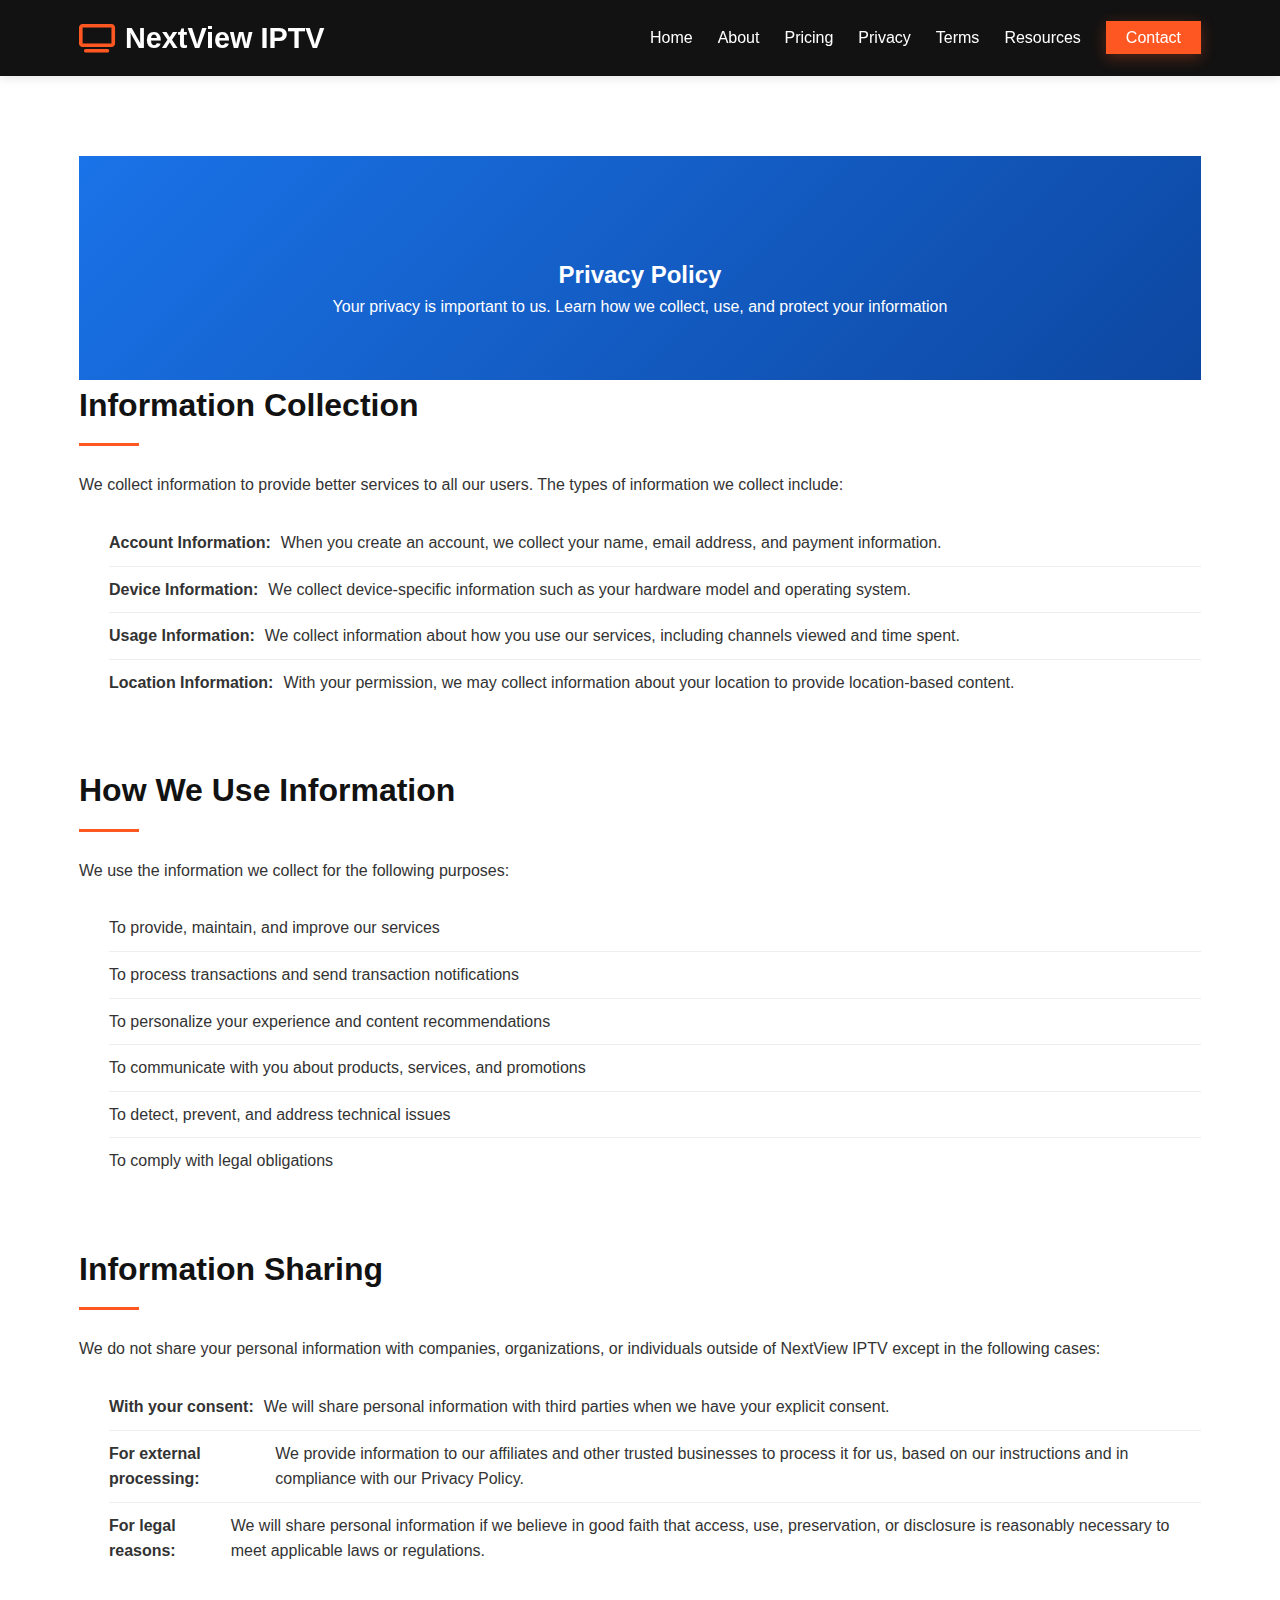
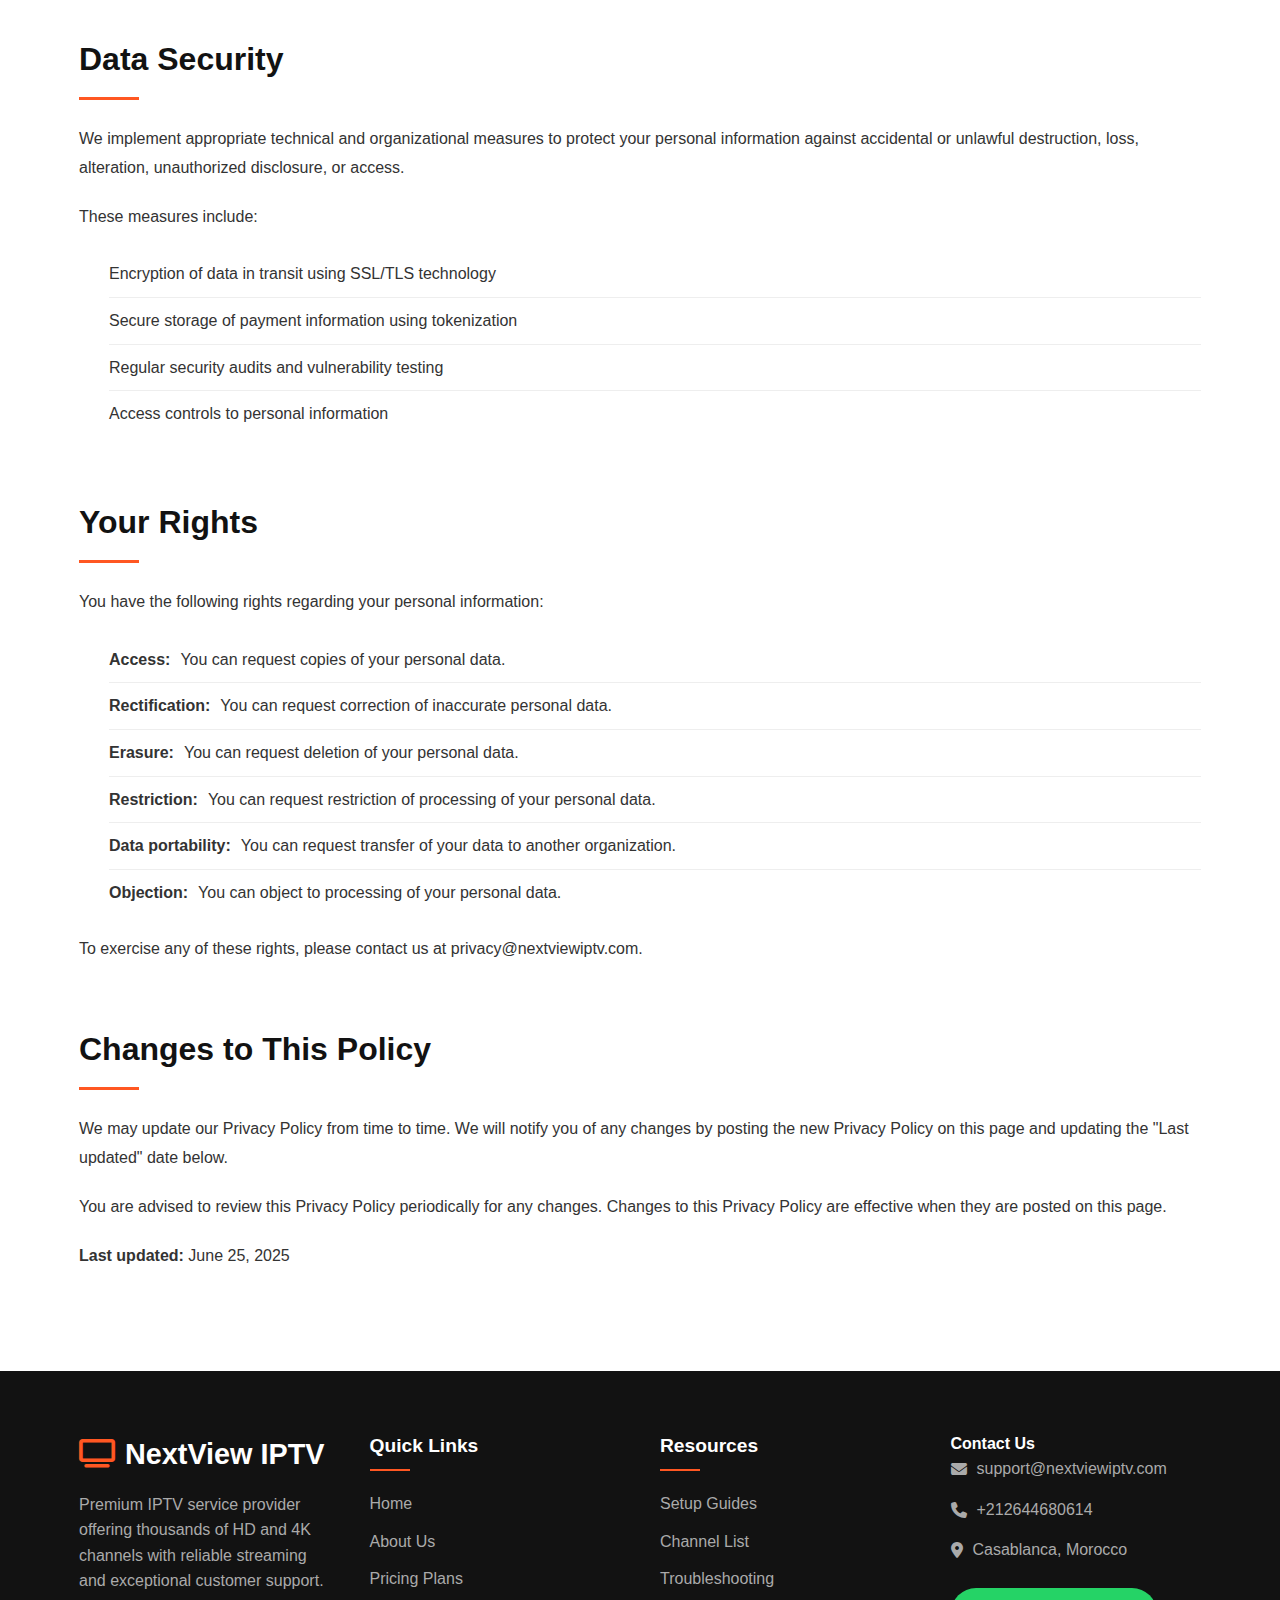
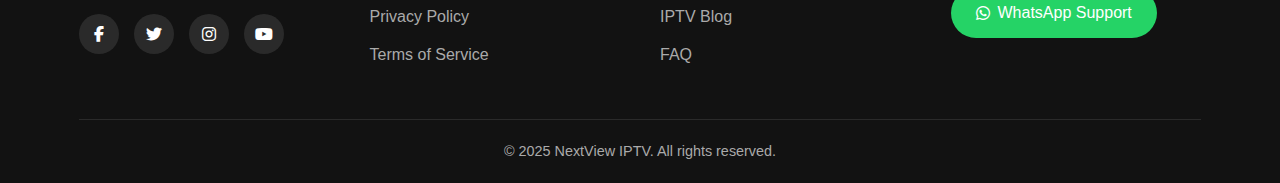
<file: privacy.html>
<!DOCTYPE html>
<html lang="en">
<head>
  <meta charset="UTF-8">
  <meta name="viewport" content="width=device-width, initial-scale=1.0">
  <title>NextView IPTV - Privacy Policy</title>
  <link rel="stylesheet" href="https://cdnjs.cloudflare.com/ajax/libs/font-awesome/6.4.0/css/all.min.css">
  <link rel="stylesheet" href="style.css">
</head>
<body>
  <!-- Header -->
  <header class="main-header">
    <div class="container header-container">
      <div class="logo">
        <i class="fas fa-tv"></i>
        <span>NextView IPTV</span>
      </div>
      <button class="mobile-toggle" id="mobileToggle">
        <i class="fas fa-bars"></i>
      </button>
      <nav>
        <ul class="nav-links" id="navLinks">
          <li><a href="index.html">Home</a></li>
          <li><a href="about.html">About</a></li>
          <li><a href="pricing.html">Pricing</a></li>
          <li><a href="privacy.html">Privacy</a></li>
          <li><a href="terms.html">Terms</a></li>
          <li><a href="resources.html">Resources</a></li>
          <li><a href="https://wa.me/212644680614" class="btn-primary" target="_blank" style="padding: 8px 20px;">Contact</a></li>
        </ul>
      </nav>
    </div>
  </header>

  <section id="privacy" class="page-content">
    <div class="container">
      <div class="page-header">
        <h2>Privacy Policy</h2>
        <p>Your privacy is important to us. Learn how we collect, use, and protect your information</p>
      </div>
      
      <div class="page-section">
        <h2>Information Collection</h2>
        <p>We collect information to provide better services to all our users. The types of information we collect include:</p>
        <ul>
          <li><strong>Account Information:</strong> When you create an account, we collect your name, email address, and payment information.</li>
          <li><strong>Device Information:</strong> We collect device-specific information such as your hardware model and operating system.</li>
          <li><strong>Usage Information:</strong> We collect information about how you use our services, including channels viewed and time spent.</li>
          <li><strong>Location Information:</strong> With your permission, we may collect information about your location to provide location-based content.</li>
        </ul>
      </div>
      
      <div class="page-section">
        <h2>How We Use Information</h2>
        <p>We use the information we collect for the following purposes:</p>
        <ul>
          <li>To provide, maintain, and improve our services</li>
          <li>To process transactions and send transaction notifications</li>
          <li>To personalize your experience and content recommendations</li>
          <li>To communicate with you about products, services, and promotions</li>
          <li>To detect, prevent, and address technical issues</li>
          <li>To comply with legal obligations</li>
        </ul>
      </div>
      
      <div class="page-section">
        <h2>Information Sharing</h2>
        <p>We do not share your personal information with companies, organizations, or individuals outside of NextView IPTV except in the following cases:</p>
        <ul>
          <li><strong>With your consent:</strong> We will share personal information with third parties when we have your explicit consent.</li>
          <li><strong>For external processing:</strong> We provide information to our affiliates and other trusted businesses to process it for us, based on our instructions and in compliance with our Privacy Policy.</li>
          <li><strong>For legal reasons:</strong> We will share personal information if we believe in good faith that access, use, preservation, or disclosure is reasonably necessary to meet applicable laws or regulations.</li>
        </ul>
      </div>
      
      <div class="page-section">
        <h2>Data Security</h2>
        <p>We implement appropriate technical and organizational measures to protect your personal information against accidental or unlawful destruction, loss, alteration, unauthorized disclosure, or access.</p>
        <p>These measures include:</p>
        <ul>
          <li>Encryption of data in transit using SSL/TLS technology</li>
          <li>Secure storage of payment information using tokenization</li>
          <li>Regular security audits and vulnerability testing</li>
          <li>Access controls to personal information</li>
        </ul>
      </div>
      
      <div class="page-section">
        <h2>Your Rights</h2>
        <p>You have the following rights regarding your personal information:</p>
        <ul>
          <li><strong>Access:</strong> You can request copies of your personal data.</li>
          <li><strong>Rectification:</strong> You can request correction of inaccurate personal data.</li>
          <li><strong>Erasure:</strong> You can request deletion of your personal data.</li>
          <li><strong>Restriction:</strong> You can request restriction of processing of your personal data.</li>
          <li><strong>Data portability:</strong> You can request transfer of your data to another organization.</li>
          <li><strong>Objection:</strong> You can object to processing of your personal data.</li>
        </ul>
        <p>To exercise any of these rights, please contact us at privacy@nextviewiptv.com.</p>
      </div>
      
      <div class="page-section">
        <h2>Changes to This Policy</h2>
        <p>We may update our Privacy Policy from time to time. We will notify you of any changes by posting the new Privacy Policy on this page and updating the "Last updated" date below.</p>
        <p>You are advised to review this Privacy Policy periodically for any changes. Changes to this Privacy Policy are effective when they are posted on this page.</p>
        <p><strong>Last updated:</strong> June 25, 2025</p>
      </div>
    </div>
  </section>

  <!-- Footer -->
  <footer>
    <div class="container">
      <div class="footer-content">
        <div class="footer-about">
          <div class="footer-logo">
            <i class="fas fa-tv"></i>
            <span>NextView IPTV</span>
          </div>
          <p>Premium IPTV service provider offering thousands of HD and 4K channels with reliable streaming and exceptional customer support.</p>
          <div class="social-links">
            <a href="#"><i class="fab fa-facebook-f"></i></a>
            <a href="#"><i class="fab fa-twitter"></i></a>
            <a href="#"><i class="fab fa-instagram"></i></a>
            <a href="#"><i class="fab fa-youtube"></i></a>
          </div>
        </div>
        
        <div class="footer-links">
          <h4>Quick Links</h4>
          <ul>
            <li><a href="index.html">Home</a></li>
            <li><a href="about.html">About Us</a></li>
            <li><a href="pricing.html">Pricing Plans</a></li>
            <li><a href="privacy.html">Privacy Policy</a></li>
            <li><a href="terms.html">Terms of Service</a></li>
          </ul>
        </div>
        
        <div class="footer-links">
          <h4>Resources</h4>
          <ul>
            <li><a href="resources.html">Setup Guides</a></li>
            <li><a href="resources.html">Channel List</a></li>
            <li><a href="resources.html">Troubleshooting</a></li>
            <li><a href="resources.html">IPTV Blog</a></li>
            <li><a href="resources.html">FAQ</a></li>
          </ul>
        </div>
        
        <div class="footer-contact">
          <h4>Contact Us</h4>
          <p><i class="fas fa-envelope"></i> support@nextviewiptv.com</p>
          <p><i class="fas fa-phone"></i> +212644680614</p>
          <p><i class="fas fa-map-marker-alt"></i> Casablanca, Morocco</p>
          <a href="https://wa.me/212644680614" class="footer-whatsapp-btn" target="_blank">
            <i class="fab fa-whatsapp"></i> WhatsApp Support
          </a>
        </div>
      </div>
      
      <div class="copyright">
        <p>&copy; 2025 NextView IPTV. All rights reserved.</p>
      </div>
    </div>
  </footer>

  <script src="script.js"></script>
</body>
</html>
</file>
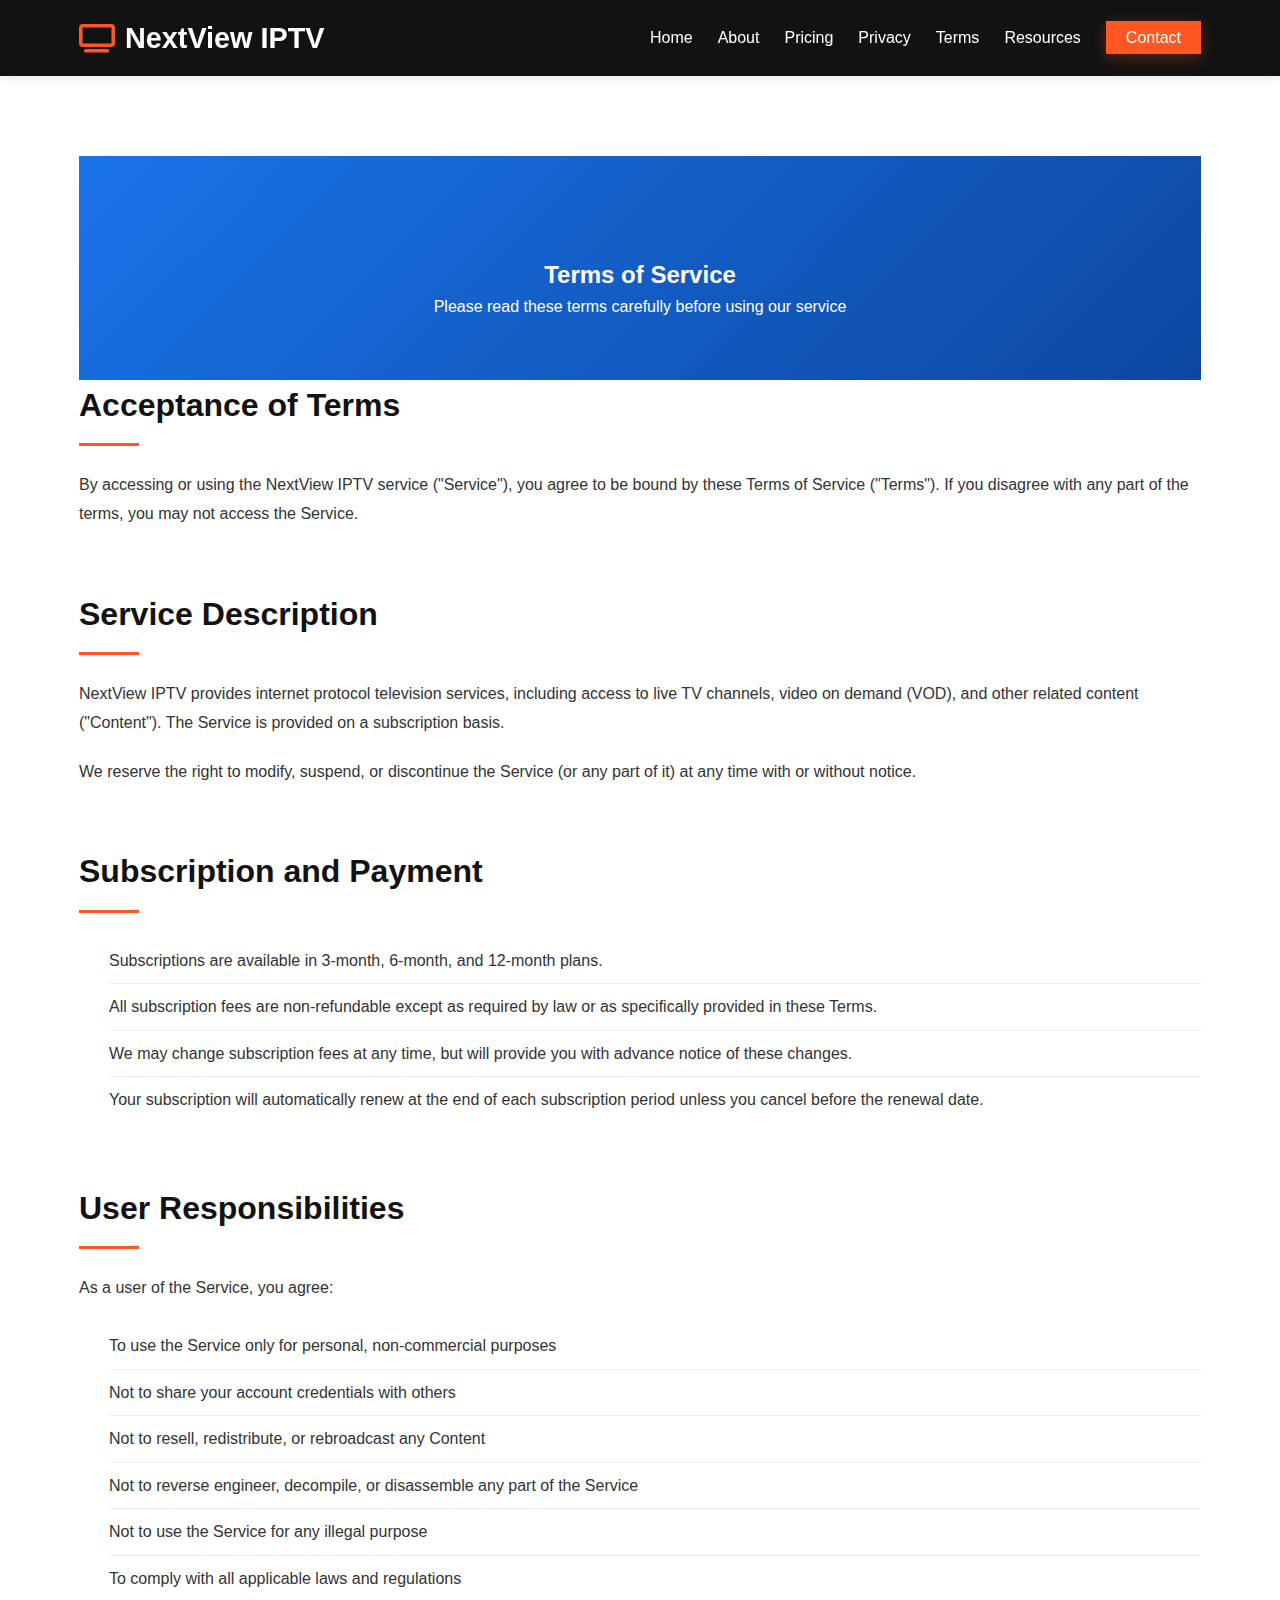
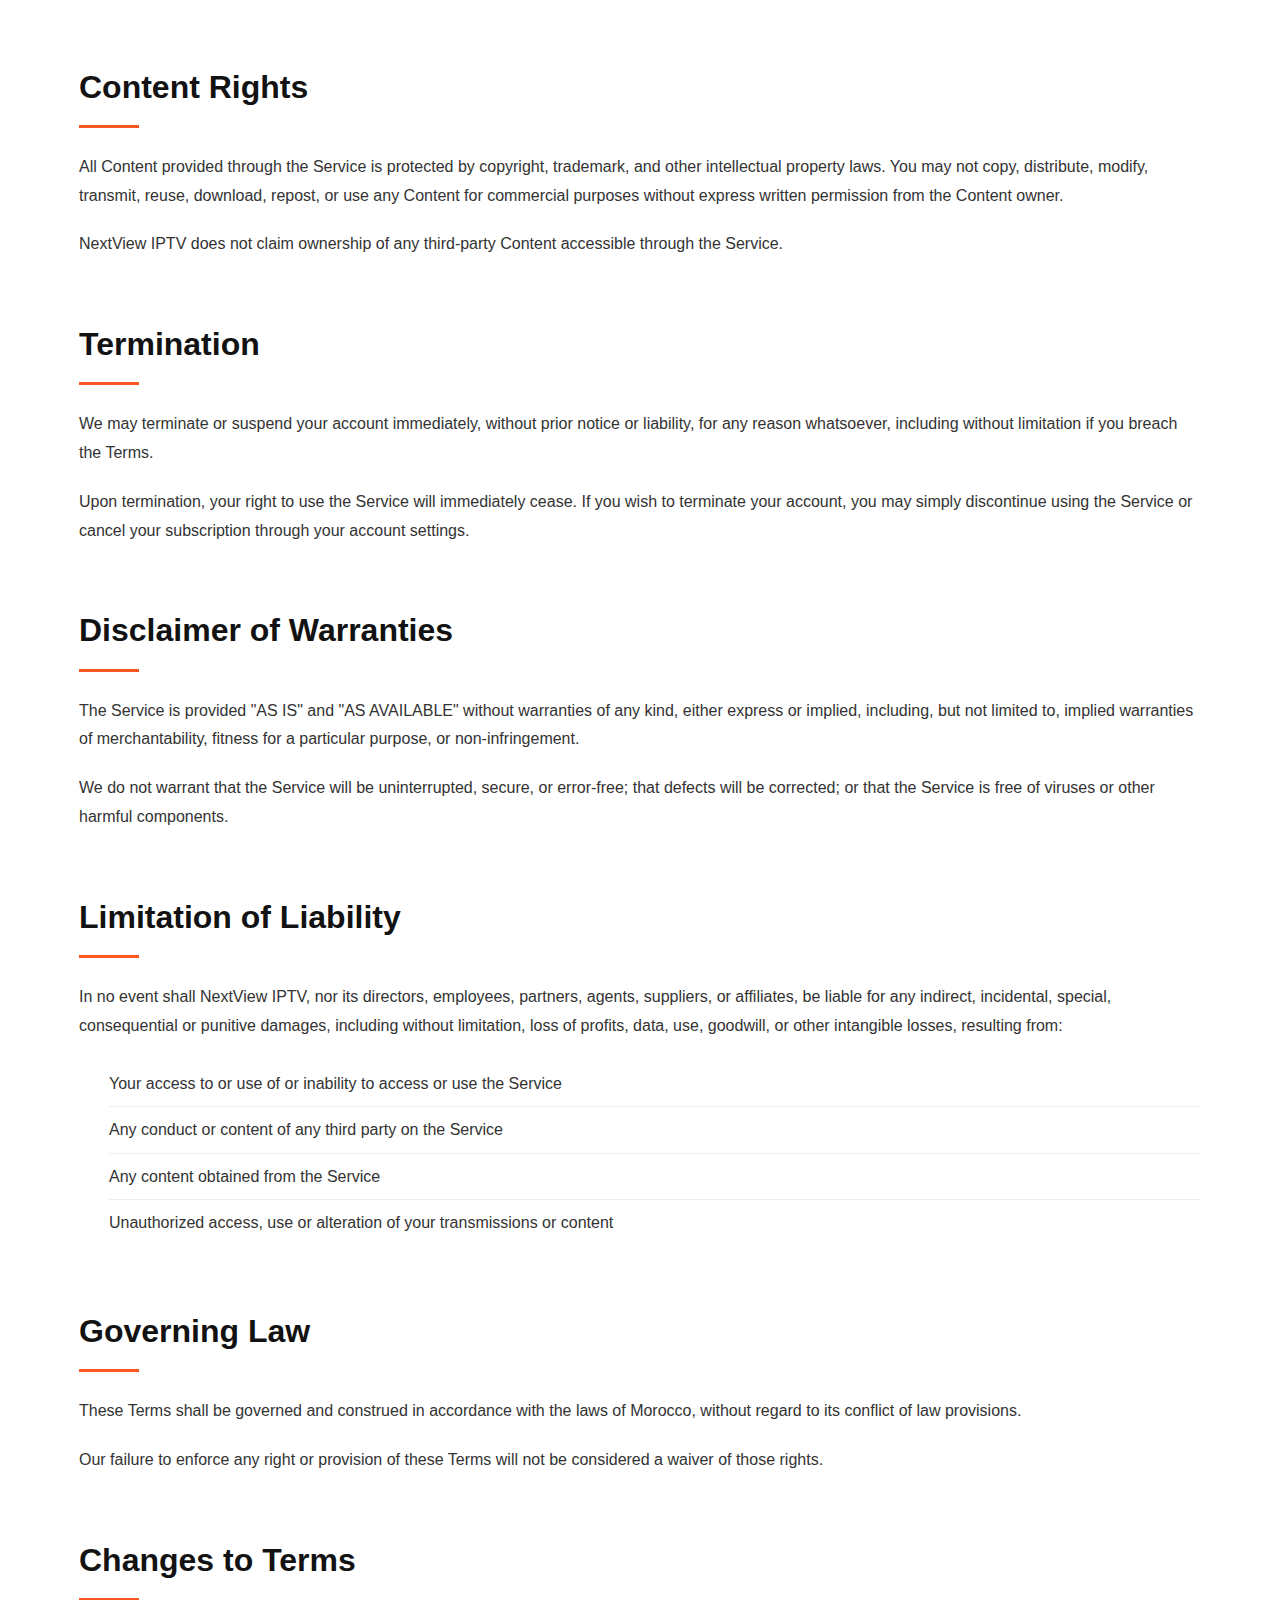
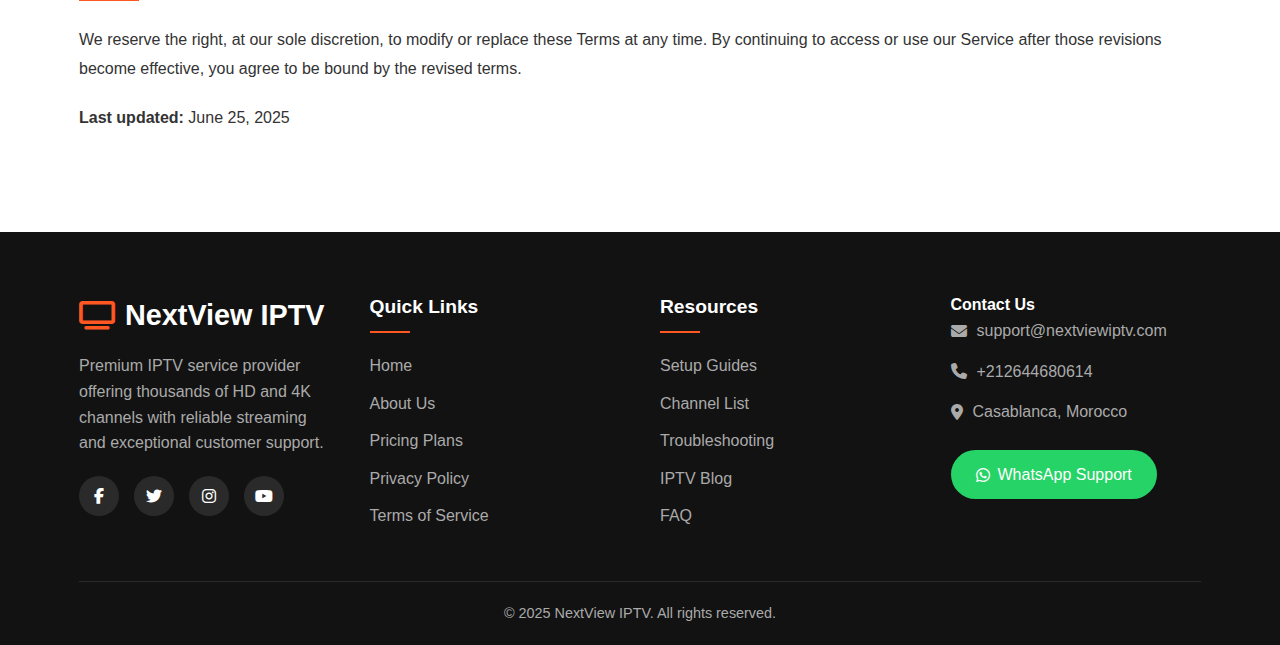
<file: terms.html>
<!DOCTYPE html>
<html lang="en">
<head>
  <meta charset="UTF-8">
  <meta name="viewport" content="width=device-width, initial-scale=1.0">
  <title>NextView IPTV - Terms of Service</title>
  <link rel="stylesheet" href="https://cdnjs.cloudflare.com/ajax/libs/font-awesome/6.4.0/css/all.min.css">
  <link rel="stylesheet" href="style.css">
</head>
<body>
  <!-- Header -->
  <header class="main-header">
    <div class="container header-container">
      <div class="logo">
        <i class="fas fa-tv"></i>
        <span>NextView IPTV</span>
      </div>
      <button class="mobile-toggle" id="mobileToggle">
        <i class="fas fa-bars"></i>
      </button>
      <nav>
        <ul class="nav-links" id="navLinks">
          <li><a href="index.html">Home</a></li>
          <li><a href="about.html">About</a></li>
          <li><a href="pricing.html">Pricing</a></li>
          <li><a href="privacy.html">Privacy</a></li>
          <li><a href="terms.html">Terms</a></li>
          <li><a href="resources.html">Resources</a></li>
          <li><a href="https://wa.me/212644680614" class="btn-primary" target="_blank" style="padding: 8px 20px;">Contact</a></li>
        </ul>
      </nav>
    </div>
  </header>

  <section id="terms" class="page-content">
    <div class="container">
      <div class="page-header">
        <h2>Terms of Service</h2>
        <p>Please read these terms carefully before using our service</p>
      </div>
      
      <div class="page-section">
        <h2>Acceptance of Terms</h2>
        <p>By accessing or using the NextView IPTV service ("Service"), you agree to be bound by these Terms of Service ("Terms"). If you disagree with any part of the terms, you may not access the Service.</p>
      </div>
      
      <div class="page-section">
        <h2>Service Description</h2>
        <p>NextView IPTV provides internet protocol television services, including access to live TV channels, video on demand (VOD), and other related content ("Content"). The Service is provided on a subscription basis.</p>
        <p>We reserve the right to modify, suspend, or discontinue the Service (or any part of it) at any time with or without notice.</p>
      </div>
      
      <div class="page-section">
        <h2>Subscription and Payment</h2>
        <ul>
          <li>Subscriptions are available in 3-month, 6-month, and 12-month plans.</li>
          <li>All subscription fees are non-refundable except as required by law or as specifically provided in these Terms.</li>
          <li>We may change subscription fees at any time, but will provide you with advance notice of these changes.</li>
          <li>Your subscription will automatically renew at the end of each subscription period unless you cancel before the renewal date.</li>
        </ul>
      </div>
      
      <div class="page-section">
        <h2>User Responsibilities</h2>
        <p>As a user of the Service, you agree:</p>
        <ul>
          <li>To use the Service only for personal, non-commercial purposes</li>
          <li>Not to share your account credentials with others</li>
          <li>Not to resell, redistribute, or rebroadcast any Content</li>
          <li>Not to reverse engineer, decompile, or disassemble any part of the Service</li>
          <li>Not to use the Service for any illegal purpose</li>
          <li>To comply with all applicable laws and regulations</li>
        </ul>
      </div>
      
      <div class="page-section">
        <h2>Content Rights</h2>
        <p>All Content provided through the Service is protected by copyright, trademark, and other intellectual property laws. You may not copy, distribute, modify, transmit, reuse, download, repost, or use any Content for commercial purposes without express written permission from the Content owner.</p>
        <p>NextView IPTV does not claim ownership of any third-party Content accessible through the Service.</p>
      </div>
      
      <div class="page-section">
        <h2>Termination</h2>
        <p>We may terminate or suspend your account immediately, without prior notice or liability, for any reason whatsoever, including without limitation if you breach the Terms.</p>
        <p>Upon termination, your right to use the Service will immediately cease. If you wish to terminate your account, you may simply discontinue using the Service or cancel your subscription through your account settings.</p>
      </div>
      
      <div class="page-section">
        <h2>Disclaimer of Warranties</h2>
        <p>The Service is provided "AS IS" and "AS AVAILABLE" without warranties of any kind, either express or implied, including, but not limited to, implied warranties of merchantability, fitness for a particular purpose, or non-infringement.</p>
        <p>We do not warrant that the Service will be uninterrupted, secure, or error-free; that defects will be corrected; or that the Service is free of viruses or other harmful components.</p>
      </div>
      
      <div class="page-section">
        <h2>Limitation of Liability</h2>
        <p>In no event shall NextView IPTV, nor its directors, employees, partners, agents, suppliers, or affiliates, be liable for any indirect, incidental, special, consequential or punitive damages, including without limitation, loss of profits, data, use, goodwill, or other intangible losses, resulting from:</p>
        <ul>
          <li>Your access to or use of or inability to access or use the Service</li>
          <li>Any conduct or content of any third party on the Service</li>
          <li>Any content obtained from the Service</li>
          <li>Unauthorized access, use or alteration of your transmissions or content</li>
        </ul>
      </div>
      
      <div class="page-section">
        <h2>Governing Law</h2>
        <p>These Terms shall be governed and construed in accordance with the laws of Morocco, without regard to its conflict of law provisions.</p>
        <p>Our failure to enforce any right or provision of these Terms will not be considered a waiver of those rights.</p>
      </div>
      
      <div class="page-section">
        <h2>Changes to Terms</h2>
        <p>We reserve the right, at our sole discretion, to modify or replace these Terms at any time. By continuing to access or use our Service after those revisions become effective, you agree to be bound by the revised terms.</p>
        <p><strong>Last updated:</strong> June 25, 2025</p>
      </div>
    </div>
  </section>

  <!-- Footer -->
  <footer>
    <div class="container">
      <div class="footer-content">
        <div class="footer-about">
          <div class="footer-logo">
            <i class="fas fa-tv"></i>
            <span>NextView IPTV</span>
          </div>
          <p>Premium IPTV service provider offering thousands of HD and 4K channels with reliable streaming and exceptional customer support.</p>
          <div class="social-links">
            <a href="#"><i class="fab fa-facebook-f"></i></a>
            <a href="#"><i class="fab fa-twitter"></i></a>
            <a href="#"><i class="fab fa-instagram"></i></a>
            <a href="#"><i class="fab fa-youtube"></i></a>
          </div>
        </div>
        
        <div class="footer-links">
          <h4>Quick Links</h4>
          <ul>
            <li><a href="index.html">Home</a></li>
            <li><a href="about.html">About Us</a></li>
            <li><a href="pricing.html">Pricing Plans</a></li>
            <li><a href="privacy.html">Privacy Policy</a></li>
            <li><a href="terms.html">Terms of Service</a></li>
          </ul>
        </div>
        
        <div class="footer-links">
          <h4>Resources</h4>
          <ul>
            <li><a href="resources.html">Setup Guides</a></li>
            <li><a href="resources.html">Channel List</a></li>
            <li><a href="resources.html">Troubleshooting</a></li>
            <li><a href="resources.html">IPTV Blog</a></li>
            <li><a href="resources.html">FAQ</a></li>
          </ul>
        </div>
        
        <div class="footer-contact">
          <h4>Contact Us</h4>
          <p><i class="fas fa-envelope"></i> support@nextviewiptv.com</p>
          <p><i class="fas fa-phone"></i> +212644680614</p>
          <p><i class="fas fa-map-marker-alt"></i> Casablanca, Morocco</p>
          <a href="https://wa.me/212644680614" class="footer-whatsapp-btn" target="_blank">
            <i class="fab fa-whatsapp"></i> WhatsApp Support
          </a>
        </div>
      </div>
      
      <div class="copyright">
        <p>&copy; 2025 NextView IPTV. All rights reserved.</p>
      </div>
    </div>
  </footer>

  <script src="script.js"></script>
</body>
</html>
</file>
<file: style.css>
/* All the CSS from your original site */
    * {
      margin: 0;
      padding: 0;
      box-sizing: border-box;
      font-family: 'Segoe UI', Tahoma, Geneva, Verdana, sans-serif;
    }

    :root {
      --primary: #1a73e8;
      --secondary: #0d47a1;
      --accent: #ff5722;
      --dark: #121212;
      --light: #f8f9fa;
      --gray: #5f6368;
      --success: #34a853;
      --whatsapp: #25D366;
    }

    html {
      scroll-behavior: smooth;
    }

    body {
      background-color: #f0f2f5;
      color: #333;
      line-height: 1.6;
      overflow-x: hidden;
    }

    .container {
      width: 90%;
      max-width: 1200px;
      margin: 0 auto;
      padding: 0 15px;
    }

    /* Header Styles */
    .main-header {
      background-color: var(--dark);
      color: #fff;
      padding: 15px 0;
      position: sticky;
      top: 0;
      z-index: 1000;
      box-shadow: 0 2px 10px rgba(0, 0, 0, 0.1);
    }

    .header-container {
      display: flex;
      justify-content: space-between;
      align-items: center;
    }

    .logo {
      font-size: 1.8rem;
      font-weight: 700;
      display: flex;
      align-items: center;
      gap: 10px;
    }

    .logo i {
      color: var(--accent);
    }

    .nav-links {
      display: flex;
      list-style: none;
      gap: 25px;
    }

    .nav-links a {
      color: #fff;
      text-decoration: none;
      font-weight: 500;
      font-size: 1rem;
      transition: color 0.3s;
      padding: 8px 0;
      position: relative;
    }

    .nav-links a:hover {
      color: var(--accent);
    }

    .nav-links a::after {
      content: '';
      position: absolute;
      bottom: 0;
      left: 0;
      width: 0;
      height: 2px;
      background-color: var(--accent);
      transition: width 0.3s;
    }

    .nav-links a:hover::after {
      width: 100%;
    }

    .mobile-toggle {
      display: none;
      background: none;
      border: none;
      color: white;
      font-size: 1.5rem;
      cursor: pointer;
    }

    /* Hero Section */
    .hero {
      background: linear-gradient(135deg, rgba(13, 71, 161, 0.9), rgba(26, 115, 232, 0.9)),
                  url('https://images.unsplash.com/photo-1598899134739-24c46f58b8c0?ixlib=rb-4.0.3&ixid=M3wxMjA3fDB8MHxwaG90by1wYWdlfHx8fGVufDB8fHx8fA%3D%3D&auto=format&fit=crop&w=1470&q=80') center/cover no-repeat;
      color: #fff;
      padding: 100px 0;
      text-align: center;
      position: relative;
    }

    .hero-content {
      max-width: 800px;
      margin: 0 auto;
    }

    .hero h2 {
      font-size: 2.8rem;
      margin-bottom: 20px;
      text-shadow: 0 2px 4px rgba(0, 0, 0, 0.3);
    }

    .hero p {
      font-size: 1.2rem;
      margin-bottom: 30px;
      max-width: 600px;
      margin-left: auto;
      margin-right: auto;
    }

    .btn {
      display: inline-block;
      padding: 14px 32px;
      text-decoration: none;
      border-radius: 30px;
      font-weight: 600;
      transition: all 0.3s ease;
      font-size: 1.1rem;
      cursor: pointer;
      border: none;
      text-align: center;
    }

    .btn-primary {
      background-color: var(--accent);
      color: white;
      box-shadow: 0 4px 15px rgba(255, 87, 34, 0.3);
    }

    .btn-primary:hover {
      background-color: #e64a19;
      transform: translateY(-3px);
      box-shadow: 0 6px 20px rgba(255, 87, 34, 0.4);
    }

    /* Features Section */
    .features {
      padding: 80px 0;
      background-color: #fff;
    }

    .section-title {
      text-align: center;
      margin-bottom: 50px;
    }

    .section-title h3 {
      font-size: 2.2rem;
      color: var(--dark);
      margin-bottom: 15px;
      position: relative;
      display: inline-block;
    }

    .section-title h3::after {
      content: '';
      position: absolute;
      bottom: -10px;
      left: 50%;
      transform: translateX(-50%);
      width: 60px;
      height: 3px;
      background-color: var(--accent);
    }

    .section-title p {
      color: var(--gray);
      max-width: 600px;
      margin: 20px auto 0;
    }

    .features-grid {
      display: grid;
      grid-template-columns: repeat(auto-fit, minmax(280px, 1fr));
      gap: 30px;
    }

    .feature-box {
      background: #fff;
      padding: 30px;
      border-radius: 10px;
      box-shadow: 0 5px 20px rgba(0, 0, 0, 0.05);
      text-align: center;
      transition: transform 0.3s ease, box-shadow 0.3s ease;
      border: 1px solid rgba(0, 0, 0, 0.05);
    }

    .feature-box:hover {
      transform: translateY(-10px);
      box-shadow: 0 15px 30px rgba(0, 0, 0, 0.1);
    }

    .feature-icon {
      font-size: 3rem;
      color: var(--primary);
      margin-bottom: 20px;
    }

    .feature-box h4 {
      font-size: 1.4rem;
      margin-bottom: 15px;
      color: var(--dark);
    }

    .feature-box p {
      color: var(--gray);
      font-size: 1rem;
    }

    /* Pricing Section */
    .pricing {
      padding: 80px 0;
      background-color: #f8f9fa;
    }

    .plans-grid {
      display: grid;
      grid-template-columns: repeat(auto-fit, minmax(280px, 1fr));
      gap: 30px;
    }

    .plan-card {
      background: #fff;
      border-radius: 10px;
      overflow: hidden;
      box-shadow: 0 5px 20px rgba(0, 0, 0, 0.05);
      transition: transform 0.3s ease;
      position: relative;
      border: 1px solid rgba(0, 0, 0, 0.05);
    }

    .plan-card:hover {
      transform: translateY(-10px);
    }

    .plan-header {
      background-color: var(--primary);
      color: white;
      padding: 25px 20px;
      text-align: center;
    }

    .plan-card.popular .plan-header {
      background-color: var(--accent);
    }

    .plan-card.popular::after {
      content: 'MOST POPULAR';
      position: absolute;
      top: 15px;
      right: -30px;
      background-color: var(--accent);
      color: white;
      padding: 5px 30px;
      transform: rotate(45deg);
      font-size: 0.8rem;
      font-weight: bold;
    }

    .plan-header h3 {
      font-size: 1.6rem;
      margin-bottom: 5px;
    }

    .plan-price {
      font-size: 2.5rem;
      font-weight: 700;
      margin: 10px 0;
    }

    .plan-price span {
      font-size: 1rem;
      font-weight: normal;
    }

    .plan-details {
      padding: 30px;
    }

    .plan-features {
      list-style: none;
      margin-bottom: 30px;
    }

    .plan-features li {
      padding: 10px 0;
      border-bottom: 1px solid #eee;
      display: flex;
      align-items: center;
      gap: 10px;
    }

    .plan-features li:last-child {
      border-bottom: none;
    }

    .plan-features li i {
      color: var(--success);
    }

    /* Payment Section */
    .payment-section {
      padding: 60px 0;
      background-color: white;
      text-align: center;
    }
    
    .payment-methods {
      display: flex;
      justify-content: center;
      gap: 30px;
      margin-top: 30px;
      flex-wrap: wrap;
    }
    
    .payment-method {
      display: flex;
      flex-direction: column;
      align-items: center;
      max-width: 200px;
    }
    
    .payment-icon {
      font-size: 3.5rem;
      color: #253b80;
      margin-bottom: 15px;
    }
    
    /* PayPal Forms */
    .paypal-form {
      margin-top: 20px;
    }
    
    .paypal-email {
      font-size: 0.9rem;
      margin-top: 10px;
      color: #666;
    }

    /* WhatsApp Section */
    .whatsapp-section {
      background: linear-gradient(135deg, #25D366, #128C7E);
      color: white;
      padding: 80px 0;
      text-align: center;
    }
    
    .whatsapp-container {
      max-width: 700px;
      margin: 0 auto;
    }
    
    .whatsapp-btn {
      display: inline-flex;
      align-items: center;
      gap: 10px;
      background-color: white;
      color: #25D366;
      padding: 15px 35px;
      border-radius: 50px;
      text-decoration: none;
      font-weight: 600;
      font-size: 1.2rem;
      margin-top: 30px;
      transition: all 0.3s ease;
      box-shadow: 0 5px 15px rgba(0, 0, 0, 0.2);
    }
    
    .whatsapp-btn:hover {
      transform: translateY(-3px);
      box-shadow: 0 8px 20px rgba(0, 0, 0, 0.3);
    }

    /* CTA Section */
    .cta {
      background: linear-gradient(135deg, var(--primary), var(--secondary));
      color: white;
      padding: 80px 0;
      text-align: center;
    }

    .cta h2 {
      font-size: 2.5rem;
      margin-bottom: 20px;
    }

    .cta p {
      font-size: 1.2rem;
      max-width: 700px;
      margin: 0 auto 30px;
    }

    .btn-light {
      background-color: white;
      color: var(--primary);
      box-shadow: 0 4px 15px rgba(255, 255, 255, 0.2);
    }

    .btn-light:hover {
      background-color: #f0f0f0;
      transform: translateY(-3px);
      box-shadow: 0 6px 20px rgba(255, 255, 255, 0.3);
    }

    /* Testimonials */
    .testimonials {
      padding: 80px 0;
      background-color: #fff;
    }

    .testimonials-grid {
      display: grid;
      grid-template-columns: repeat(auto-fit, minmax(300px, 1fr));
      gap: 30px;
    }

    .testimonial {
      background: #f8f9fa;
      padding: 30px;
      border-radius: 10px;
      box-shadow: 0 5px 15px rgba(0, 0, 0, 0.05);
    }

    .testimonial-header {
      display: flex;
      align-items: center;
      margin-bottom: 20px;
    }

    .testimonial-avatar {
      width: 60px;
      height: 60px;
      border-radius: 50%;
      background-color: var(--primary);
      display: flex;
      align-items: center;
      justify-content: center;
      color: white;
      font-size: 1.5rem;
      font-weight: bold;
      margin-right: 15px;
    }

    .testimonial-info h4 {
      font-size: 1.2rem;
      margin-bottom: 5px;
    }

    .testimonial-info p {
      color: var(--gray);
      font-size: 0.9rem;
    }

    .testimonial-rating {
      color: #ffc107;
      margin-bottom: 15px;
    }

    /* FAQ Section */
    .faq {
      padding: 80px 0;
      background-color: #f8f9fa;
    }

    .faq-container {
      max-width: 800px;
      margin: 0 auto;
    }

    .faq-item {
      margin-bottom: 20px;
      border-radius: 8px;
      overflow: hidden;
      box-shadow: 0 3px 10px rgba(0, 0, 0, 0.05);
    }

    .faq-question {
      background-color: white;
      padding: 20px;
      font-size: 1.1rem;
      font-weight: 600;
      cursor: pointer;
      display: flex;
      justify-content: space-between;
      align-items: center;
    }

    .faq-answer {
      background-color: #fff;
      padding: 0 20px;
      max-height: 0;
      overflow: hidden;
      transition: max-height 0.3s ease, padding 0.3s ease;
    }

    .faq-answer p {
      padding: 20px 0;
      border-top: 1px solid #eee;
    }

    .faq-item.active .faq-answer {
      max-height: 500px;
    }

    /* Footer */
    footer {
      background-color: var(--dark);
      color: white;
      padding: 60px 0 20px;
    }

    .footer-content {
      display: grid;
      grid-template-columns: repeat(auto-fit, minmax(250px, 1fr));
      gap: 40px;
      margin-bottom: 40px;
    }

    .footer-logo {
      font-size: 1.8rem;
      font-weight: 700;
      margin-bottom: 15px;
      display: flex;
      align-items: center;
      gap: 10px;
    }

    .footer-logo i {
      color: var(--accent);
    }

    .footer-about p {
      margin-bottom: 20px;
      color: #aaa;
    }

    .social-links {
      display: flex;
      gap: 15px;
    }

    .social-links a {
      display: flex;
      align-items: center;
      justify-content: center;
      width: 40px;
      height: 40px;
      background-color: rgba(255, 255, 255, 0.1);
      border-radius: 50%;
      color: white;
      text-decoration: none;
      transition: background-color 0.3s;
    }

    .social-links a:hover {
      background-color: var(--accent);
    }

    .footer-links h4 {
      font-size: 1.2rem;
      margin-bottom: 20px;
      position: relative;
      padding-bottom: 10px;
    }

    .footer-links h4::after {
      content: '';
      position: absolute;
      bottom: 0;
      left: 0;
      width: 40px;
      height: 2px;
      background-color: var(--accent);
    }

    .footer-links ul {
      list-style: none;
    }

    .footer-links li {
      margin-bottom: 12px;
    }

    .footer-links a {
      color: #aaa;
      text-decoration: none;
      transition: color 0.3s;
    }

    .footer-links a:hover {
      color: var(--accent);
    }

    .footer-contact p {
      display: flex;
      align-items: center;
      gap: 10px;
      margin-bottom: 15px;
      color: #aaa;
    }

    .footer-whatsapp-btn {
      display: inline-flex;
      align-items: center;
      gap: 8px;
      background-color: var(--whatsapp);
      color: white;
      padding: 12px 25px;
      border-radius: 30px;
      text-decoration: none;
      font-weight: 500;
      margin-top: 10px;
      transition: transform 0.3s, box-shadow 0.3s;
    }

    .footer-whatsapp-btn:hover {
      transform: translateY(-3px);
      box-shadow: 0 5px 15px rgba(37, 211, 102, 0.3);
    }

    .copyright {
      text-align: center;
      padding-top: 20px;
      border-top: 1px solid rgba(255, 255, 255, 0.1);
      color: #aaa;
      font-size: 0.9rem;
    }

    /* Responsive Design */
    @media (max-width: 992px) {
      .hero h2 {
        font-size: 2.3rem;
      }
    }

    @media (max-width: 768px) {
      .mobile-toggle {
        display: block;
      }
      
      .nav-links {
        position: fixed;
        top: 70px;
        left: -100%;
        width: 80%;
        height: calc(100vh - 70px);
        background-color: var(--dark);
        flex-direction: column;
        align-items: center;
        padding: 40px 0;
        transition: left 0.3s ease;
        gap: 25px;
      }
      
      .nav-links.active {
        left: 0;
      }
      
      .hero {
        padding: 80px 0;
      }
      
      .hero h2 {
        font-size: 2rem;
      }
      
      .hero p {
        font-size: 1.1rem;
      }
      
      .section-title h3 {
        font-size: 1.8rem;
      }
      
      .payment-methods {
        flex-direction: column;
        align-items: center;
      }
    }

    @media (max-width: 576px) {
      .hero h2 {
        font-size: 1.8rem;
      }
      
      .hero p {
        font-size: 1rem;
      }
      
      .btn {
        padding: 12px 25px;
        font-size: 1rem;
      }
      
      .plan-card.popular::after {
        right: -35px;
        font-size: 0.7rem;
        padding: 4px 25px;
      }
    }

    /* New Page Styles */
    .page-header {
      background: linear-gradient(135deg, var(--primary), var(--secondary));
      color: white;
      padding: 100px 0 60px;
      text-align: center;
    }
    
    .page-content {
      padding: 80px 0;
      background-color: white;
    }
    
    .page-section {
      margin-bottom: 60px;
    }
    
    .page-section:last-child {
      margin-bottom: 0;
    }
    
    .page-section h2 {
      font-size: 2rem;
      margin-bottom: 25px;
      color: var(--dark);
      position: relative;
      padding-bottom: 15px;
    }
    
    .page-section h2::after {
      content: '';
      position: absolute;
      bottom: 0;
      left: 0;
      width: 60px;
      height: 3px;
      background-color: var(--accent);
    }
    
    .page-section p {
      margin-bottom: 20px;
      line-height: 1.8;
    }
    
    .page-section ul {
      margin-left: 30px;
      margin-bottom: 20px;
    }
    
    .page-section li {
      padding: 10px 0;
      border-bottom: 1px solid #eee;
      display: flex;
      align-items: center;
      gap: 10px;
    }
    
    .page-section li:last-child {
      border-bottom: none;
    }
    
    .page-section li::before {
      content: '\f00c';
      font-family: 'Font Awesome 5 Free';
      font-weight: 900;
      position: absolute;
      left: 0;
      top: 2px;
      color: var(--success);
    }
    
    .setup-steps {
      display: grid;
      grid-template-columns: repeat(auto-fit, minmax(300px, 1fr));
      gap: 30px;
    }
    
    .setup-step {
      background: #f8f9fa;
      padding: 30px;
      border-radius: 10px;
      box-shadow: 0 5px 15px rgba(0, 0, 0, 0.05);
    }
    
    .step-number {
      display: inline-block;
      width: 40px;
      height: 40px;
      background: var(--primary);
      color: white;
      border-radius: 50%;
      text-align: center;
      line-height: 40px;
      font-weight: bold;
      margin-bottom: 20px;
    }
    
    .channel-grid {
      display: grid;
      grid-template-columns: repeat(auto-fit, minmax(250px, 1fr));
      gap: 20px;
    }
    
    .channel-category {
      background: #f8f9fa;
      padding: 25px;
      border-radius: 10px;
      box-shadow: 0 5px 15px rgba(0, 0, 0, 0.05);
    }
    
    .channel-category h3 {
      font-size: 1.4rem;
      margin-bottom: 15px;
      color: var(--primary);
      padding-bottom: 10px;
      border-bottom: 2px solid var(--accent);
    }
    
    .channel-list {
      list-style: none;
    }
    
    .channel-list li {
      padding: 10px 0;
      border-bottom: 1px solid #eee;
      display: flex;
      align-items: center;
      gap: 10px;
    }
    
    .channel-list li:last-child {
      border-bottom: none;
    }
    
    .channel-list li i {
      color: var(--accent);
    }
    
    .blog-grid {
      display: grid;
      grid-template-columns: repeat(auto-fit, minmax(300px, 1fr));
      gap: 30px;
    }
    
    .blog-post {
      background: #f8f9fa;
      border-radius: 10px;
      overflow: hidden;
      box-shadow: 0 5px 15px rgba(0, 0, 0, 0.05);
      transition: transform 0.3s;
    }
    
    .blog-post:hover {
      transform: translateY(-10px);
    }
    
    .blog-image {
      height: 200px;
      background-size: cover;
      background-position: center;
    }
    
    .blog-content {
      padding: 25px;
    }
    
    .blog-date {
      color: var(--accent);
      font-size: 0.9rem;
      margin-bottom: 10px;
      display: block;
    }
    
    .blog-content h3 {
      font-size: 1.4rem;
      margin-bottom: 15px;
    }
    
    .blog-excerpt {
      margin-bottom: 15px;
    }
    
    .read-more {
      color: var(--primary);
      text-decoration: none;
      font-weight: 600;
      display: inline-flex;
      align-items: center;
      gap: 5px;
    }
    
    .troubleshooting-grid {
      display: grid;
      grid-template-columns: repeat(auto-fit, minmax(300px, 1fr));
      gap: 30px;
    }
    
    .troubleshooting-card {
      background: #f8f9fa;
      padding: 30px;
      border-radius: 10px;
      box-shadow: 0 5px 15px rgba(0, 0, 0, 0.05);
    }
    
    .troubleshooting-card h3 {
      font-size: 1.4rem;
      margin-bottom: 15px;
      color: var(--primary);
    }
</file>
